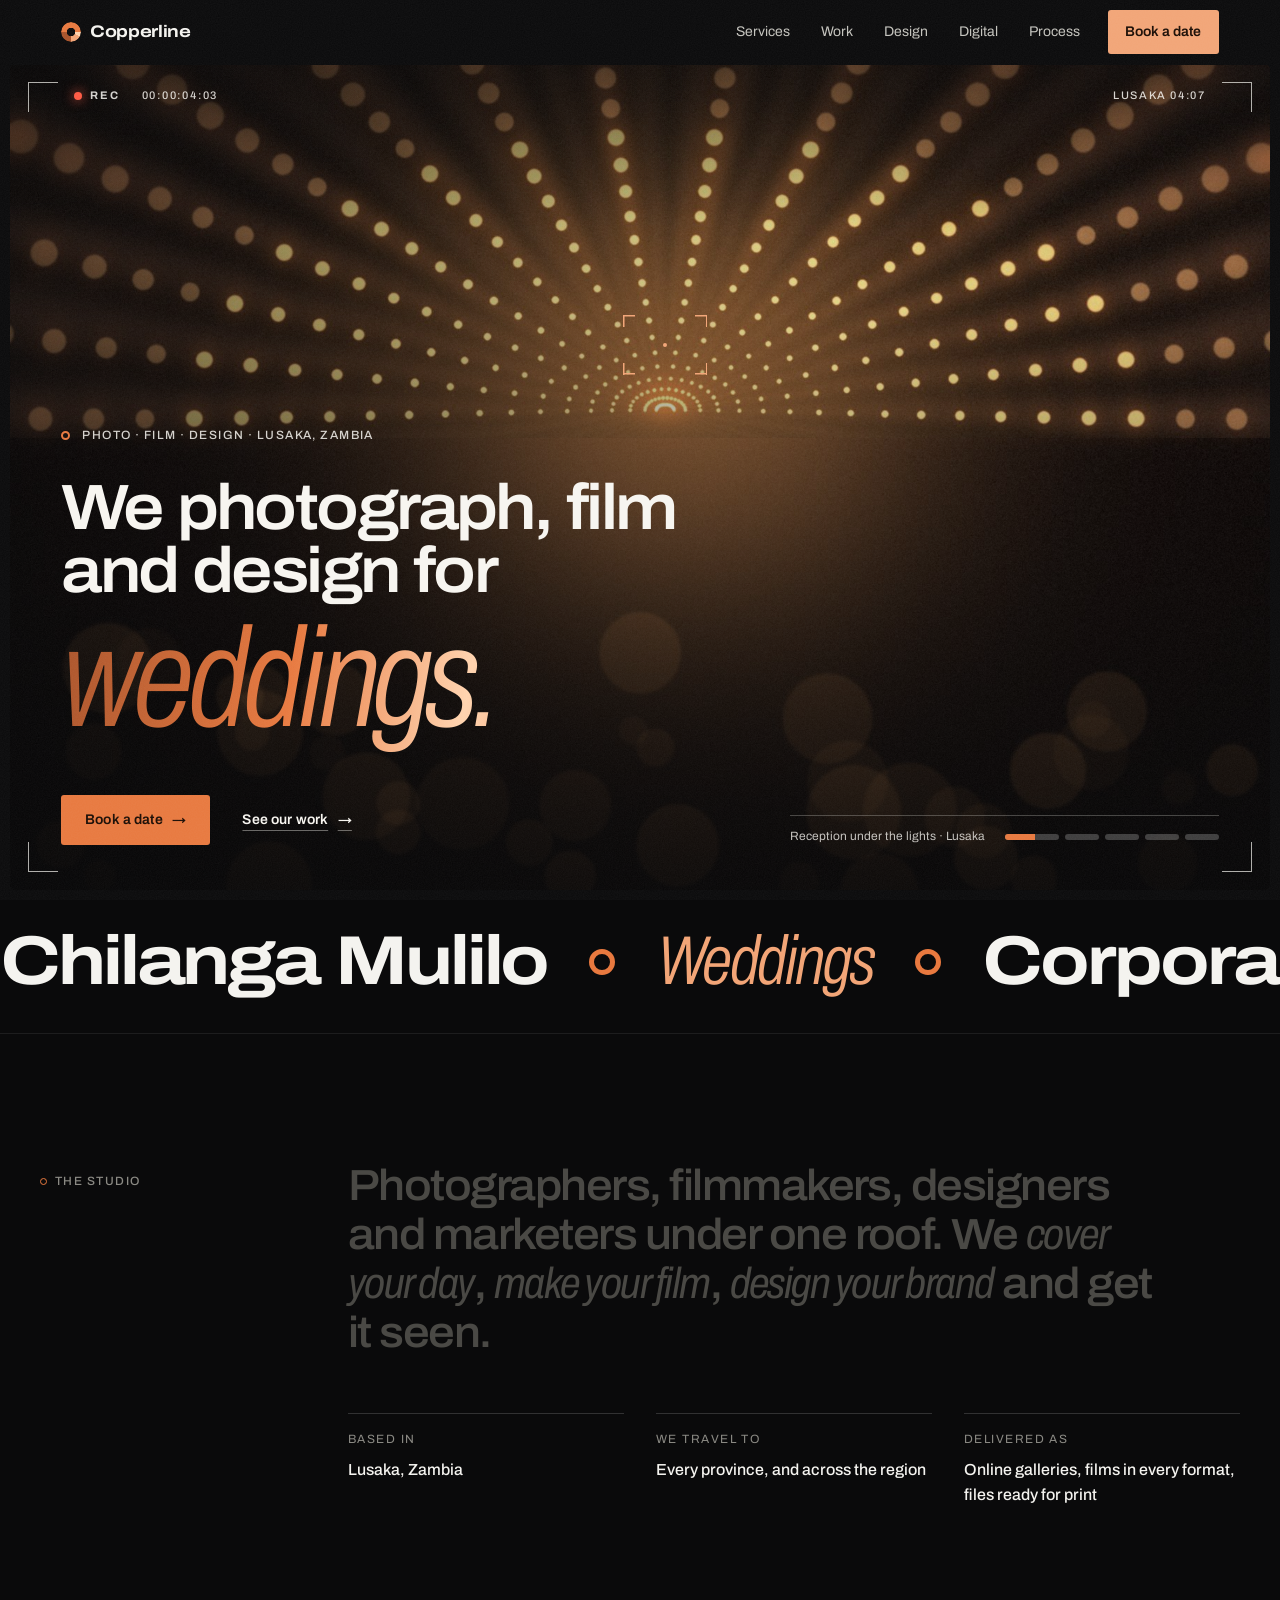
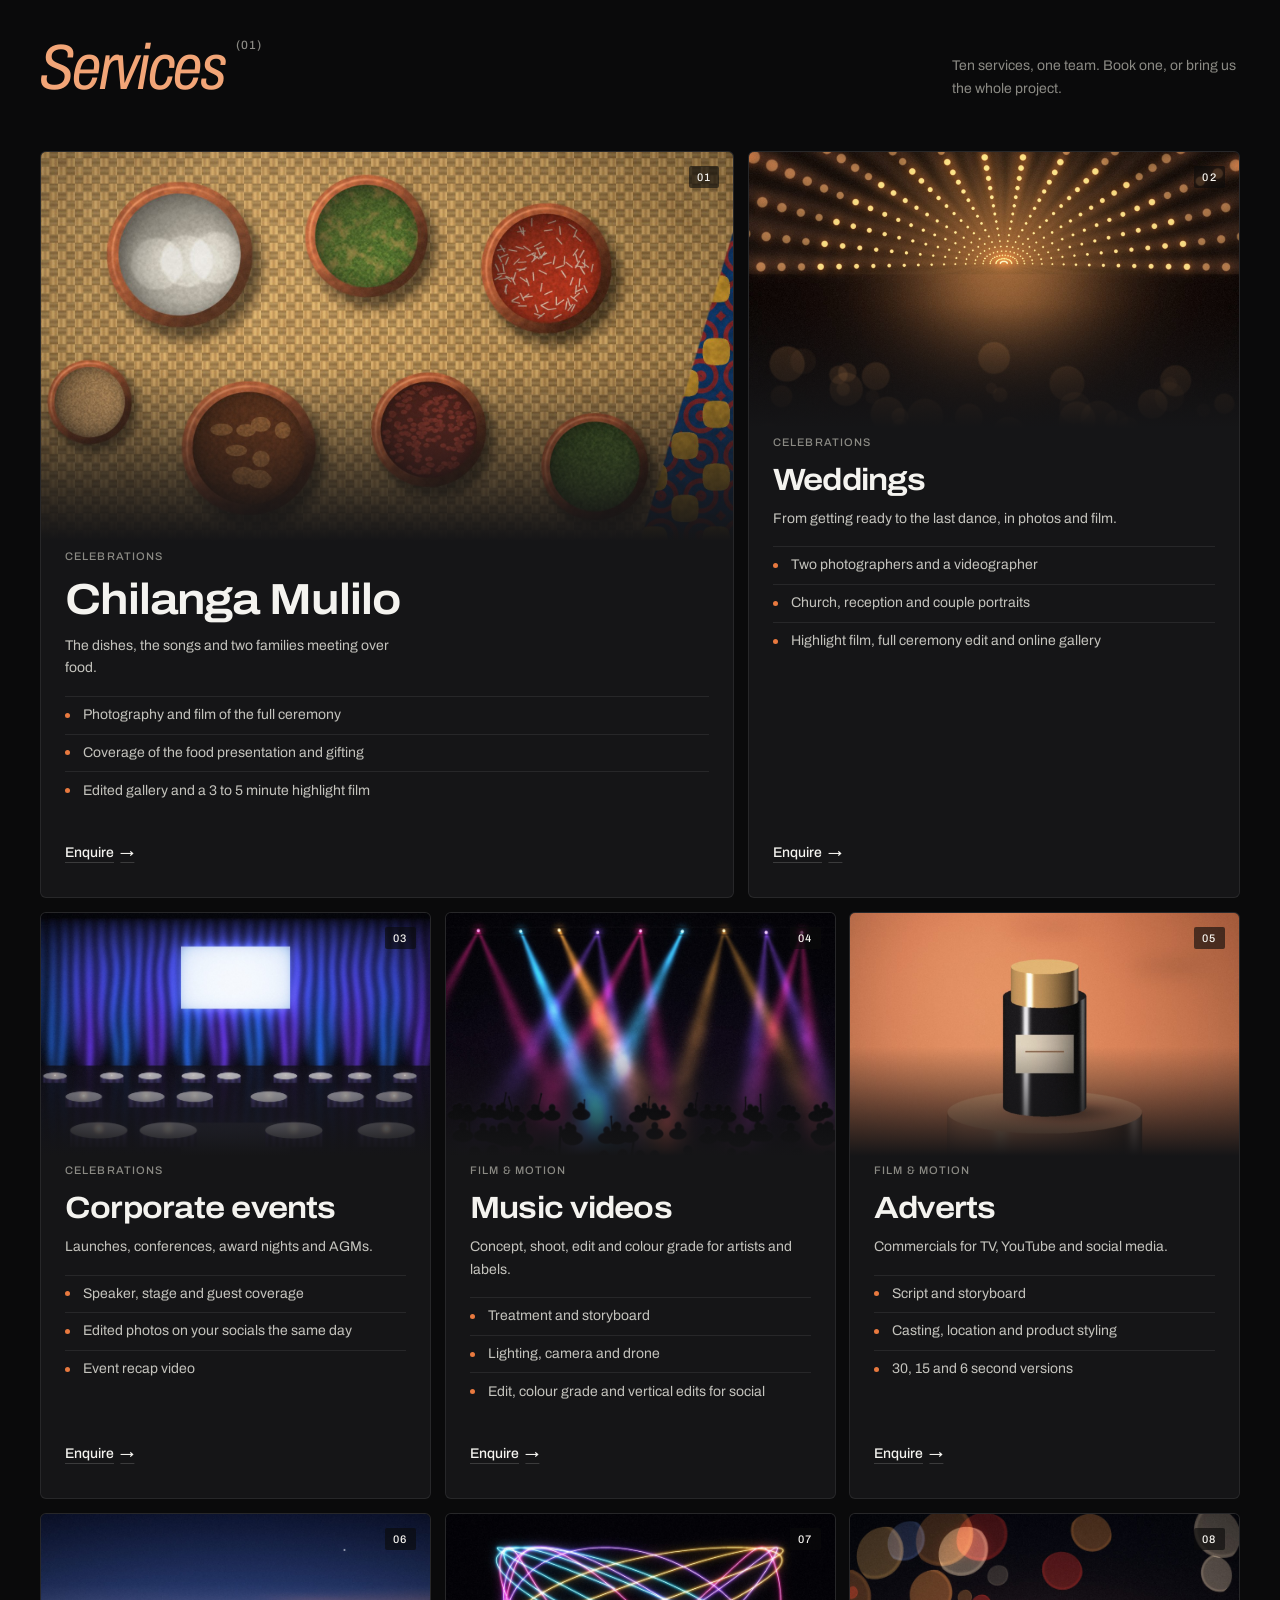
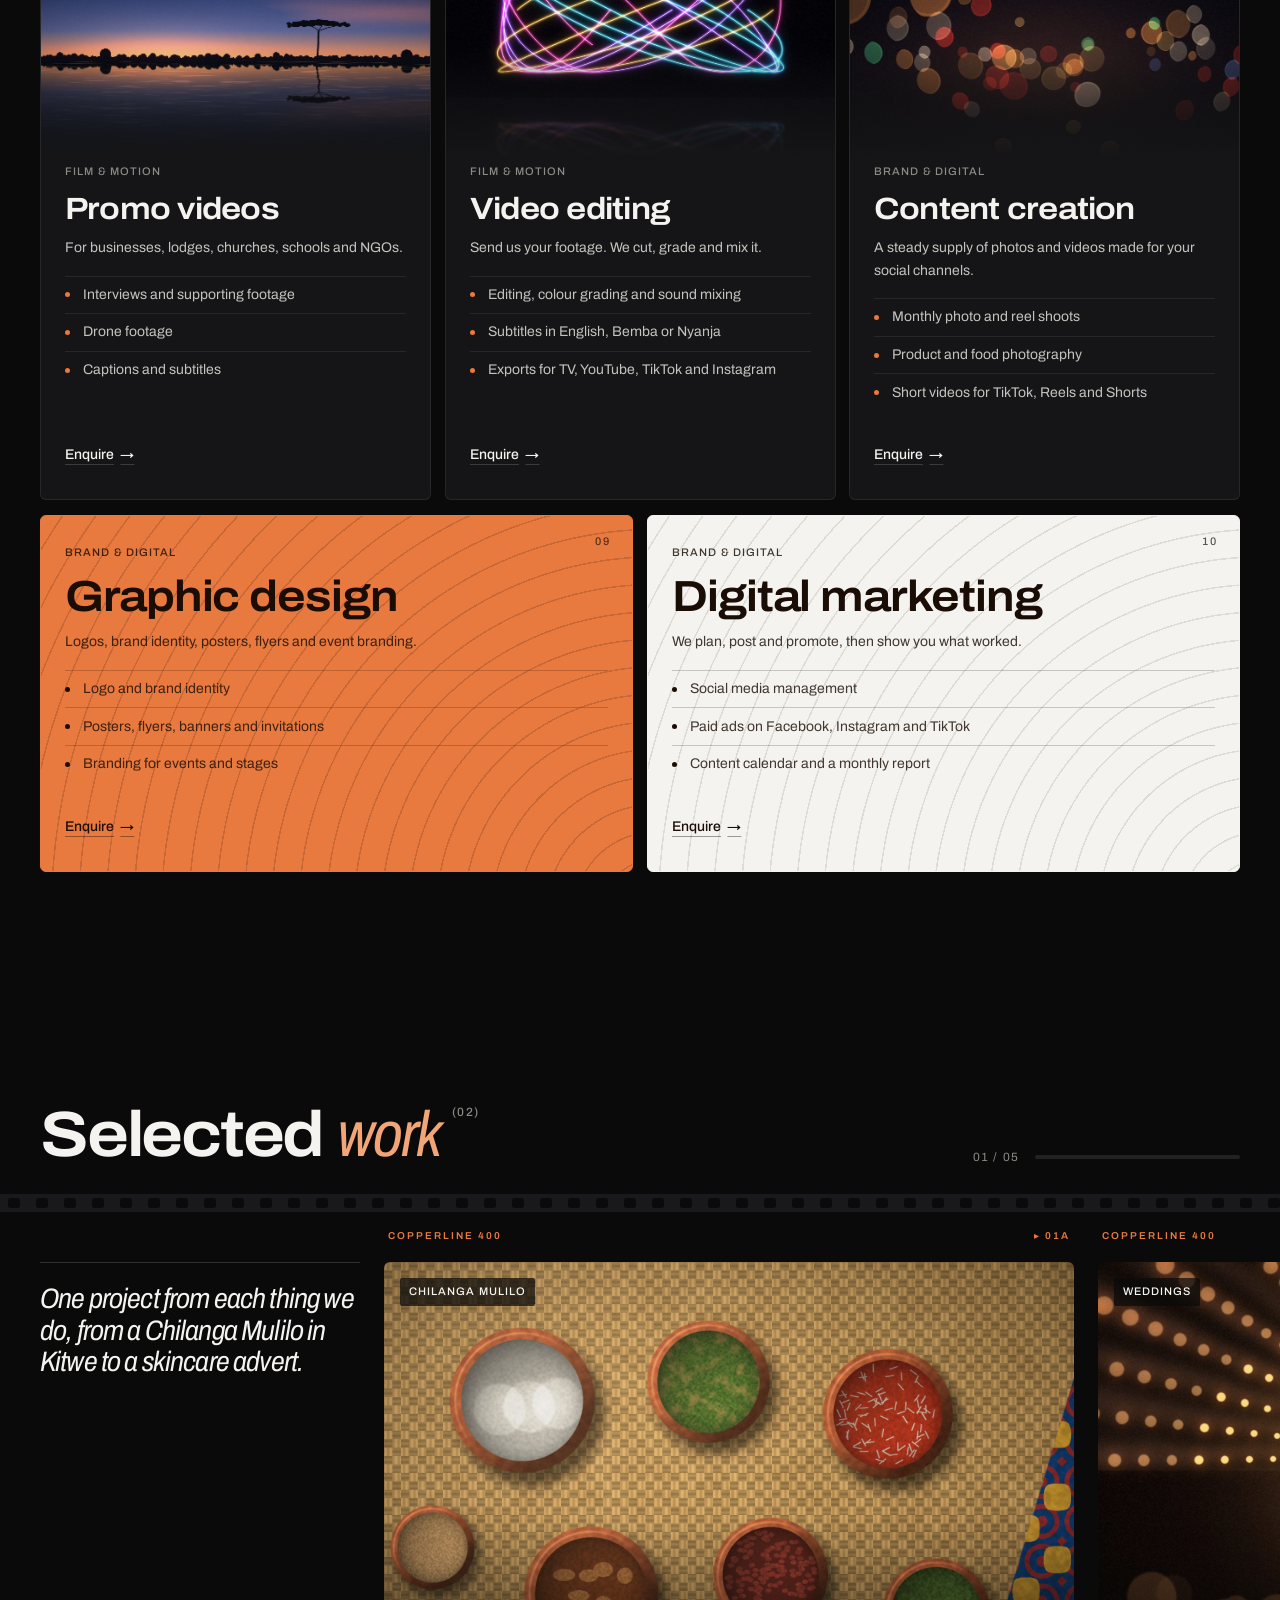
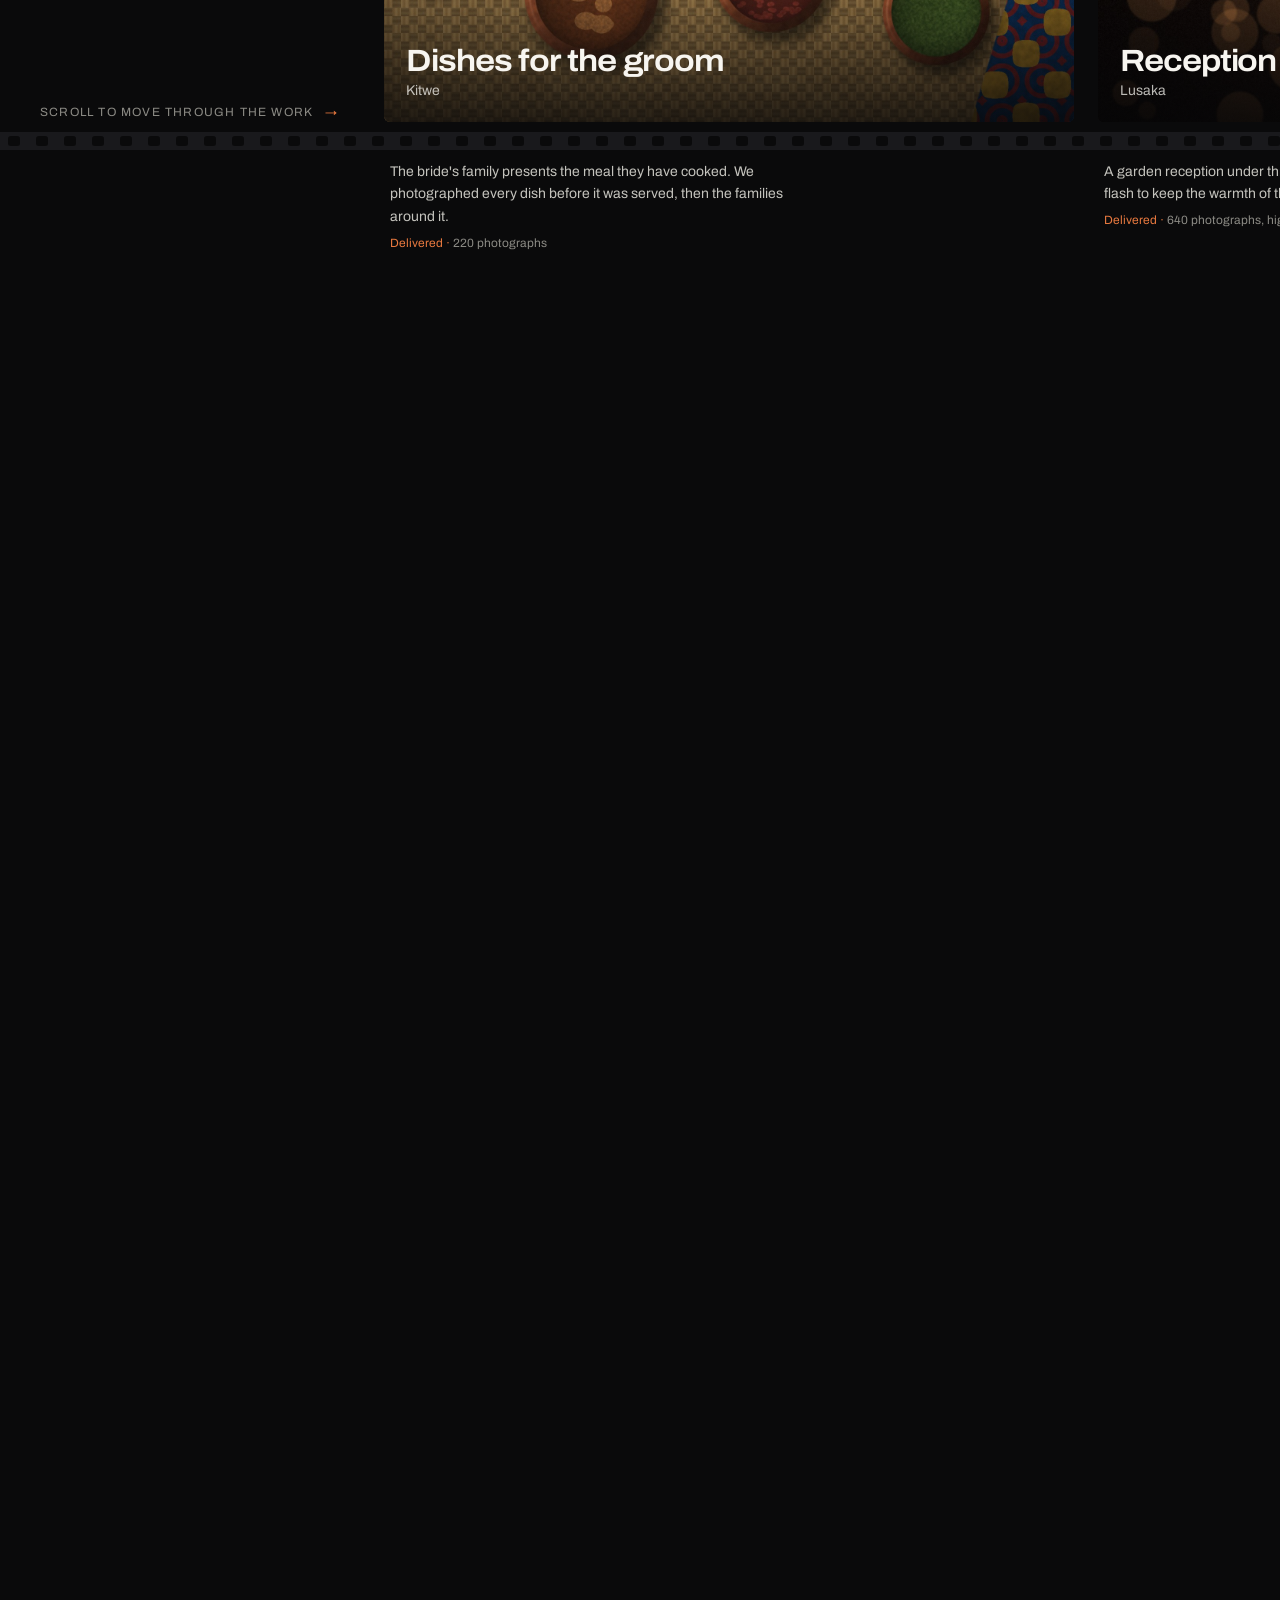
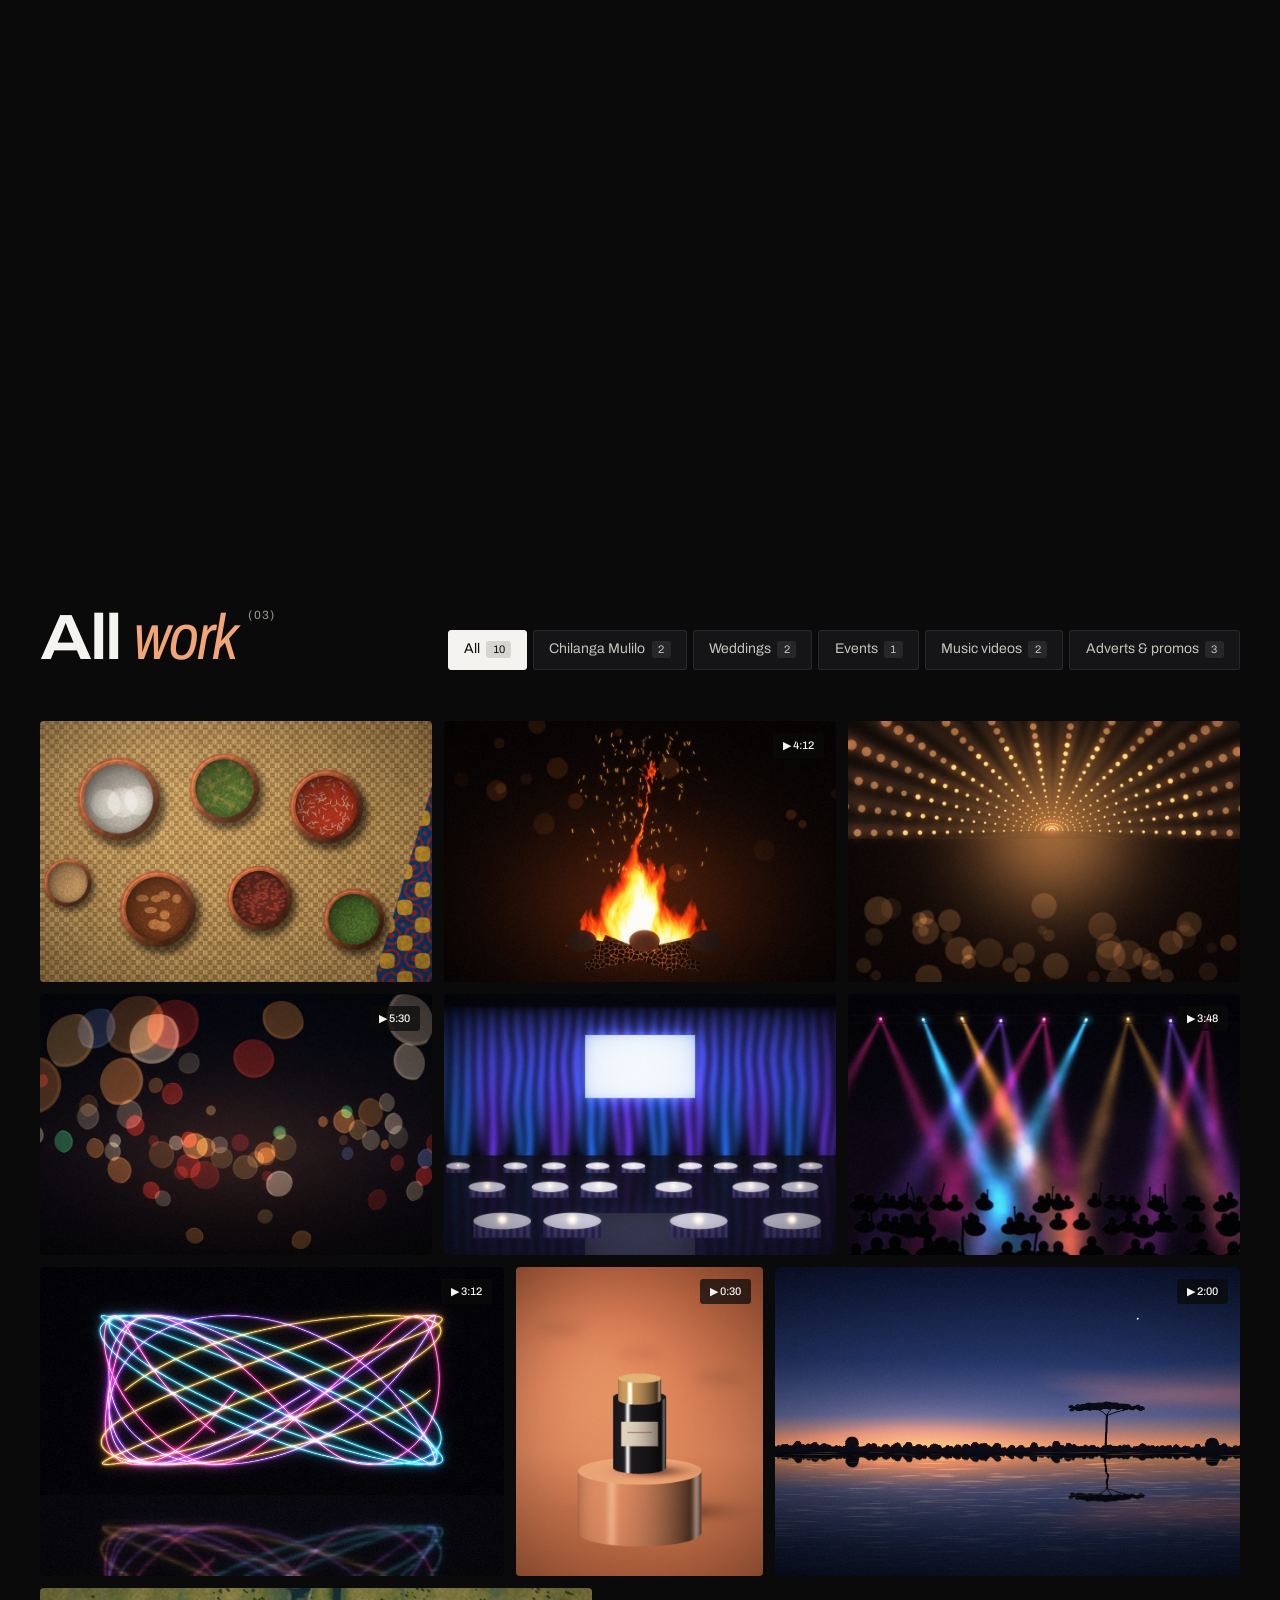
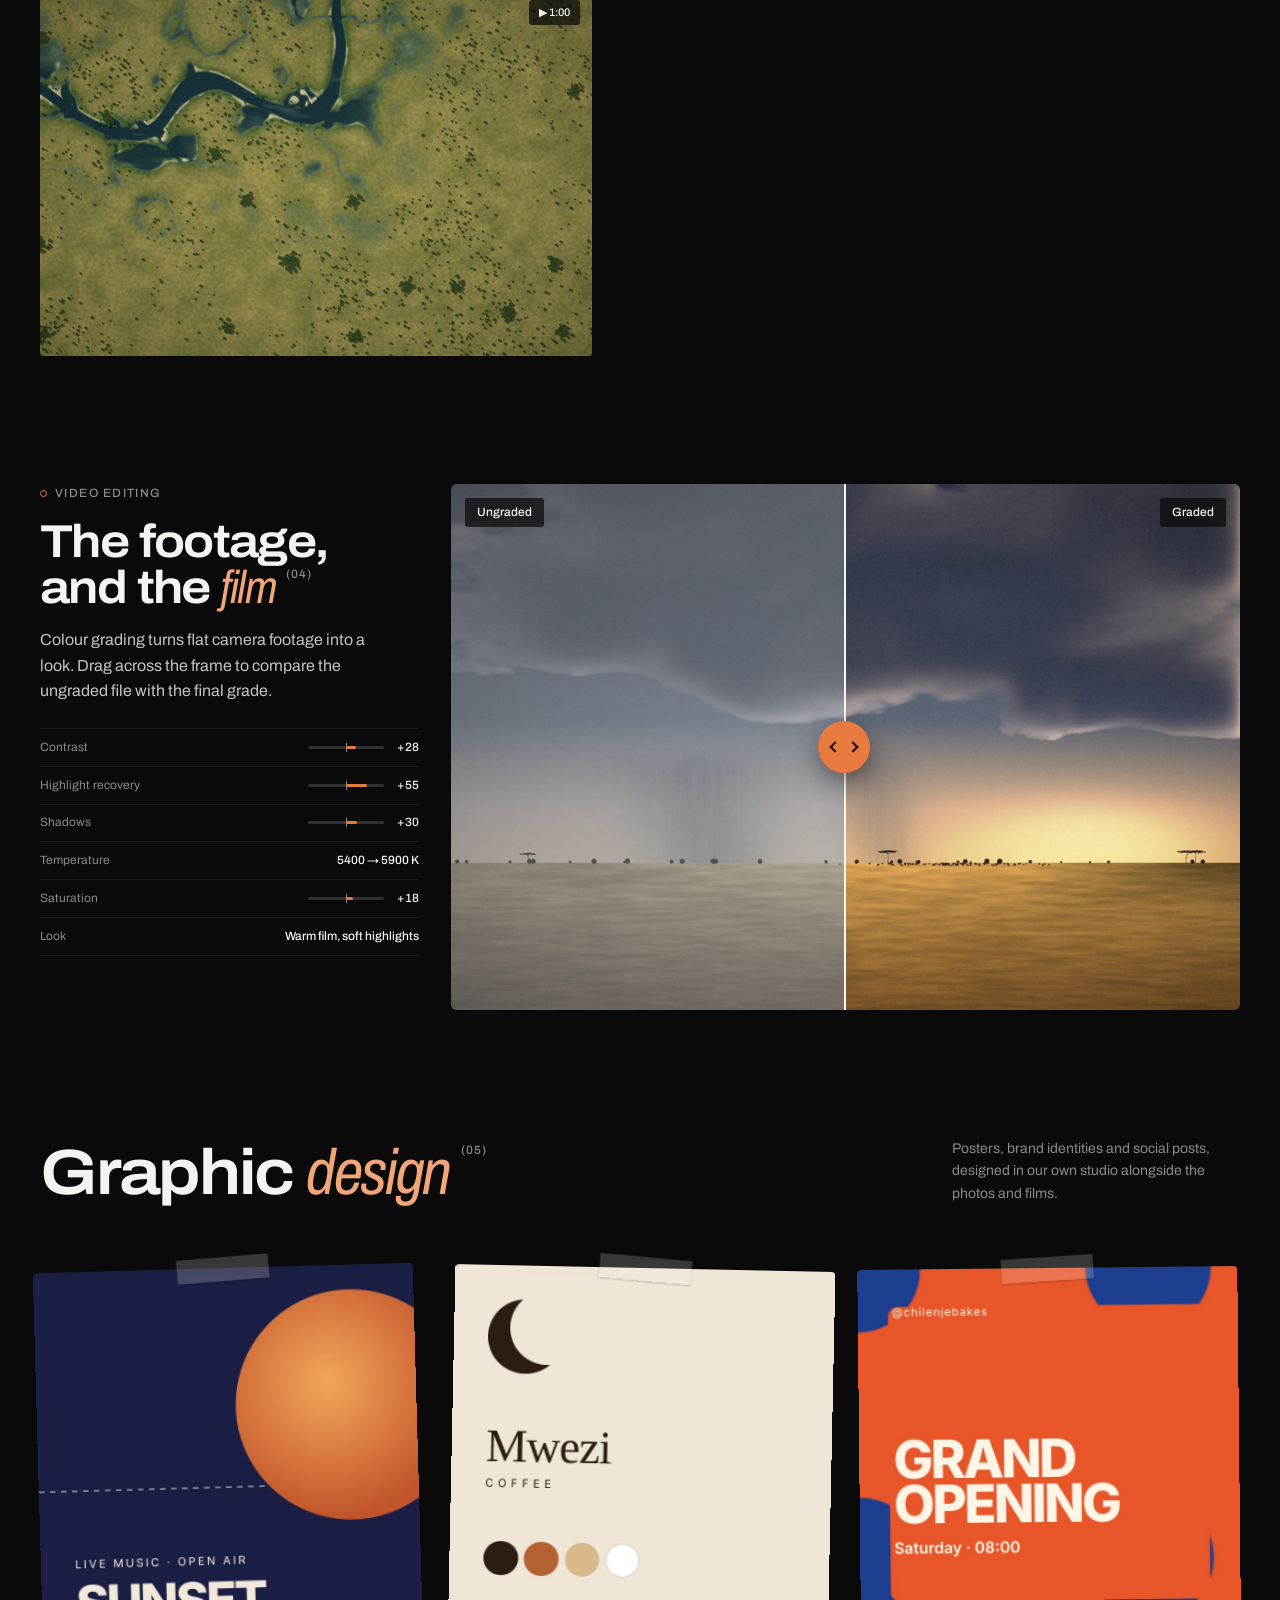
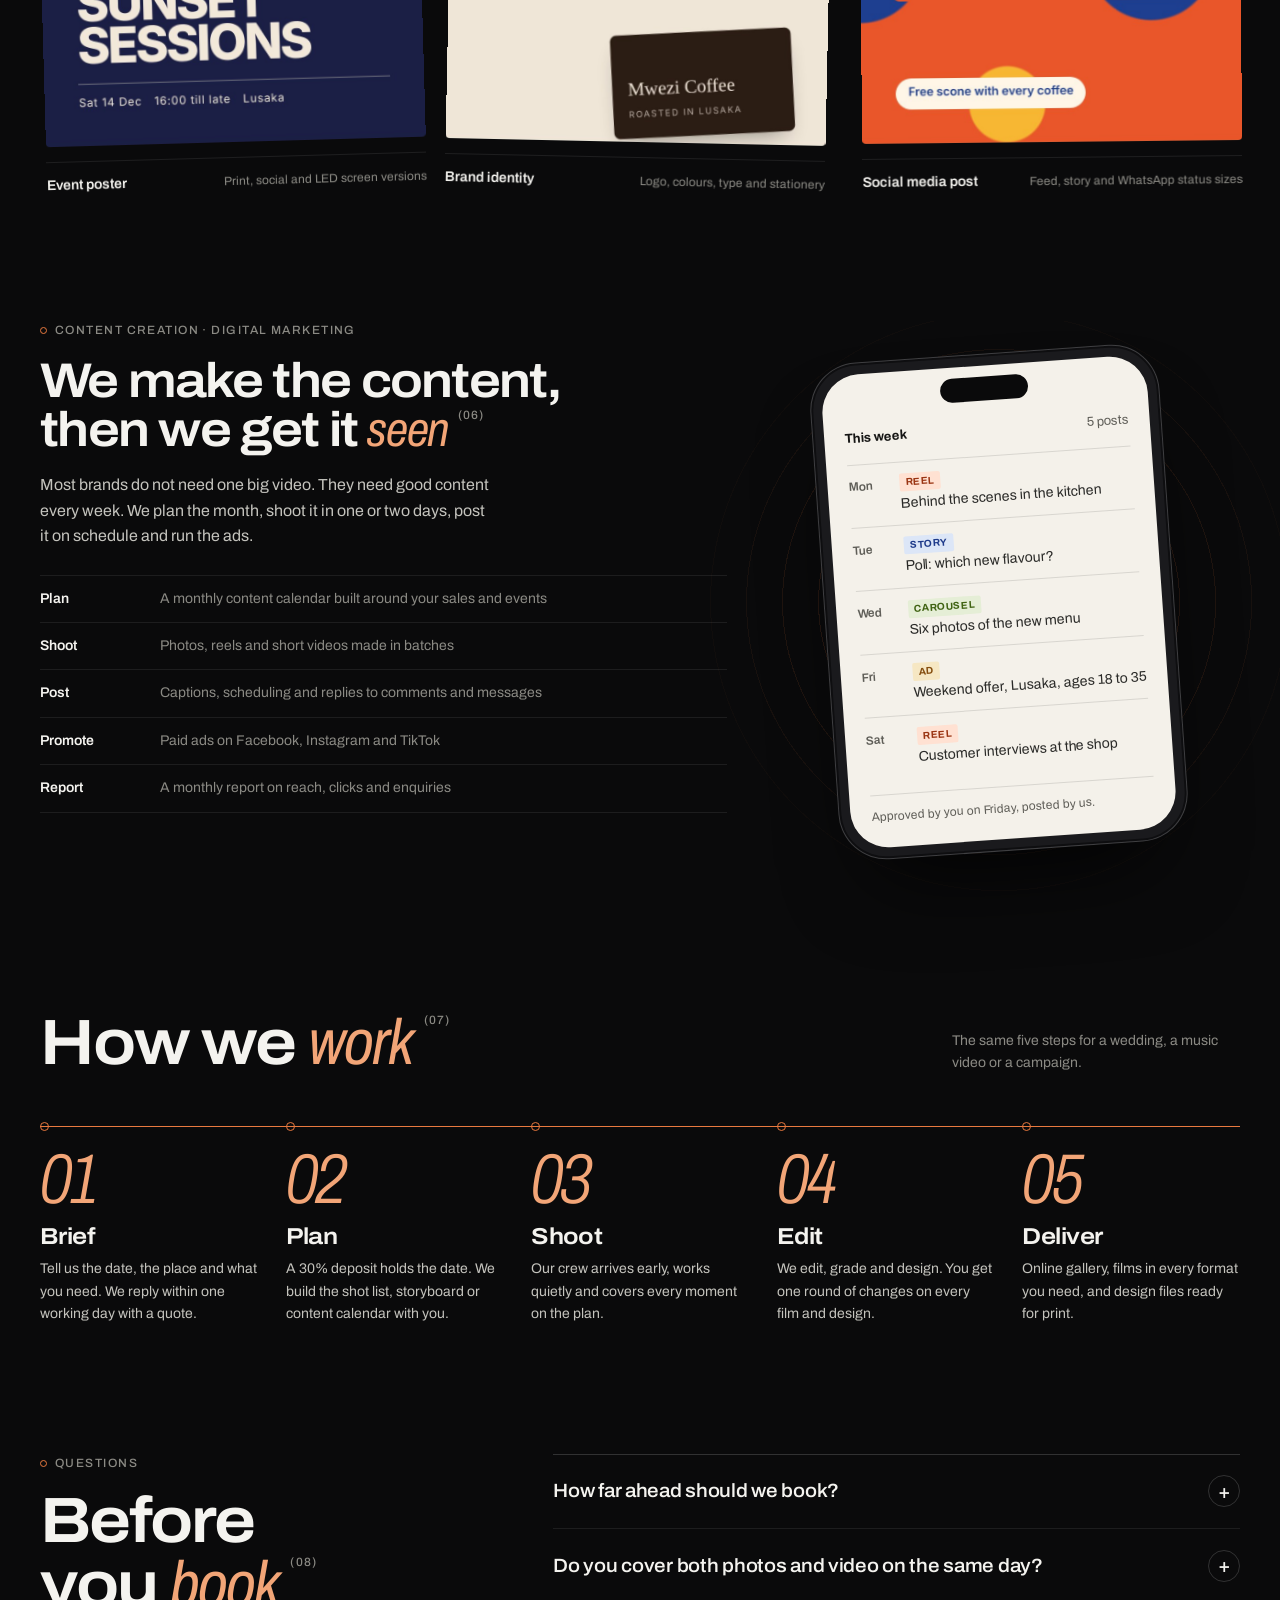
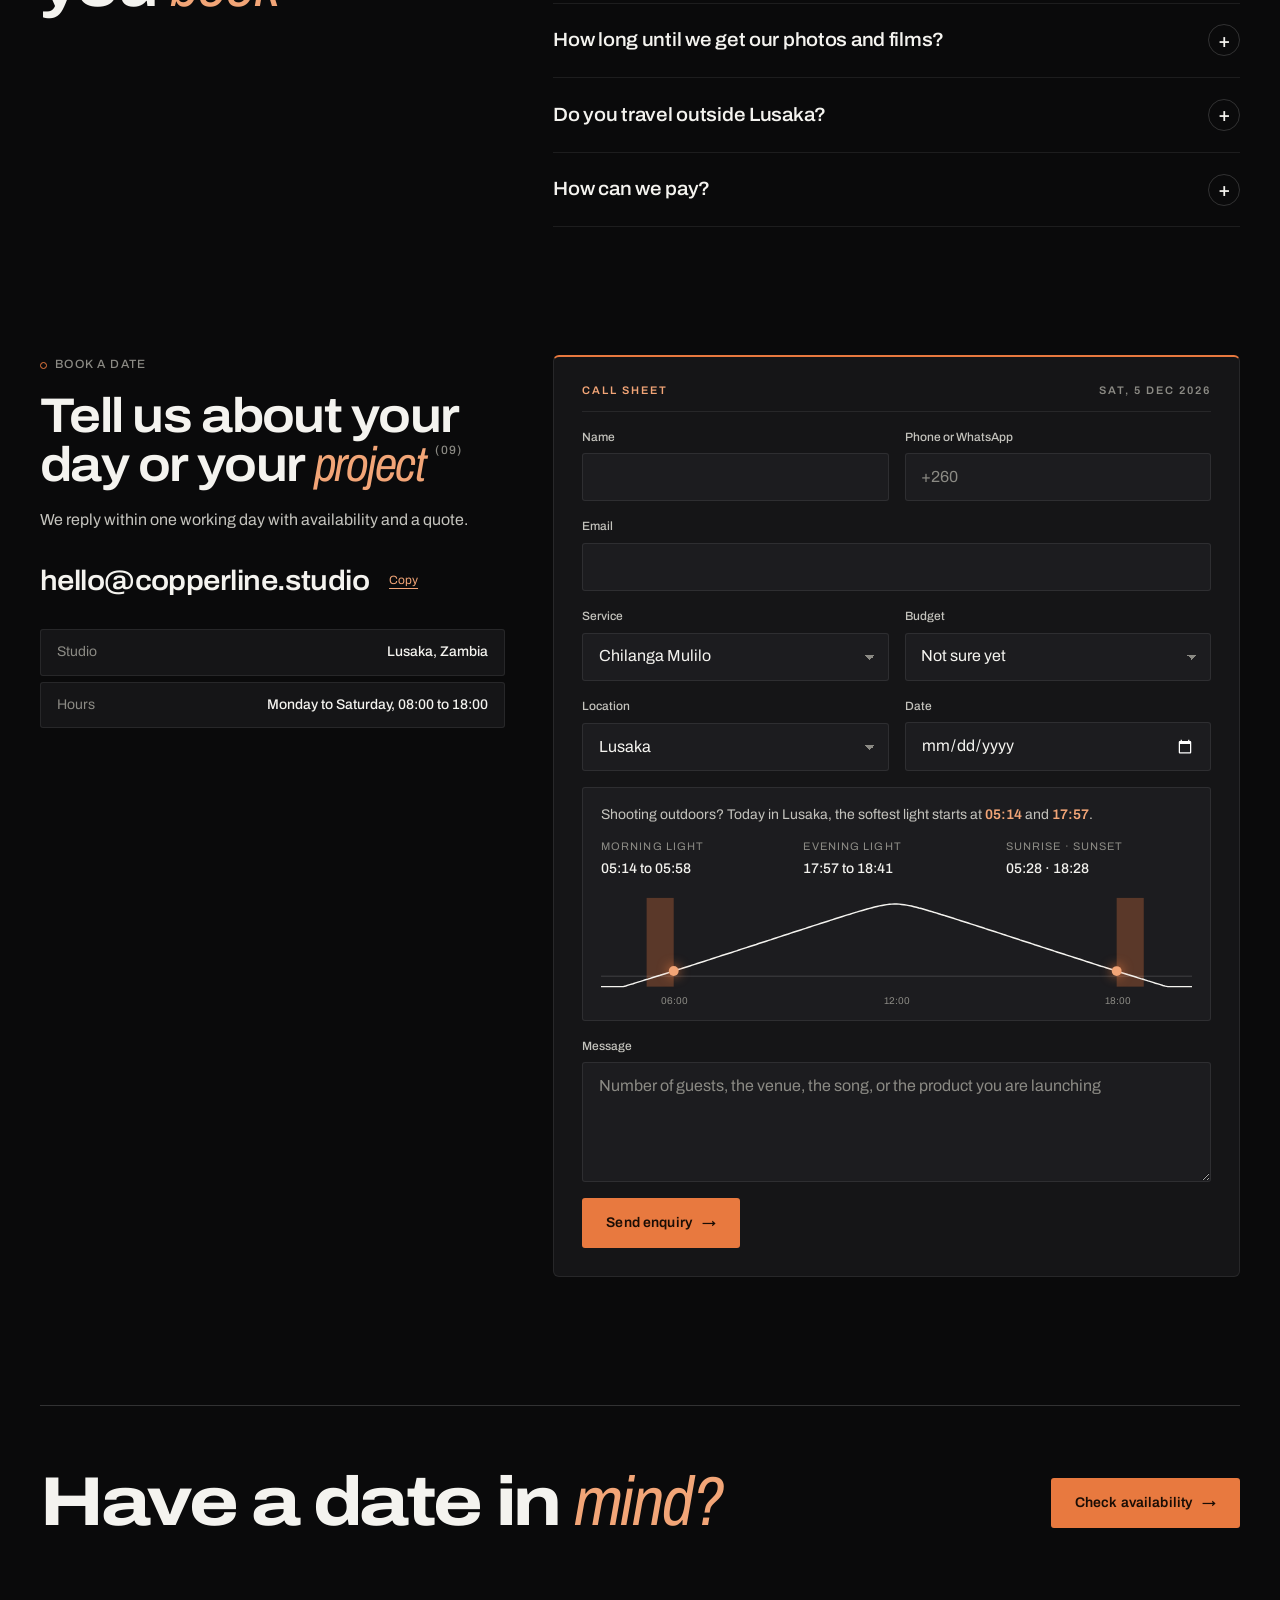
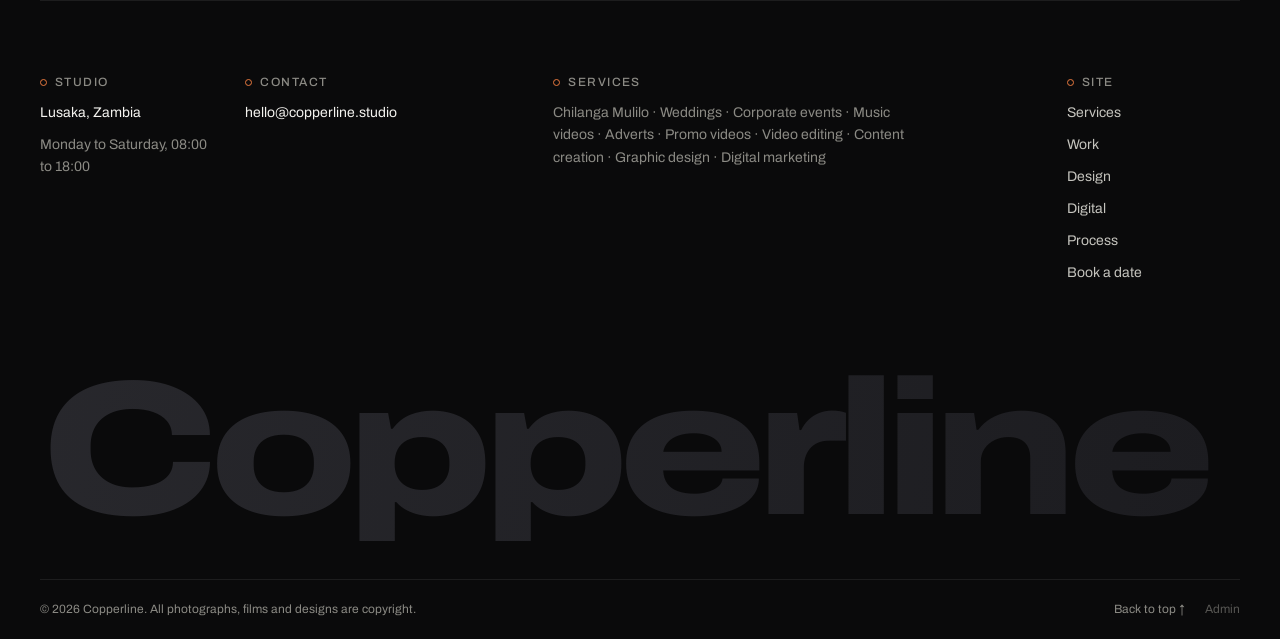
<file: index.html>
<!doctype html>
<html lang="en">
<head>
<meta charset="utf-8">
<meta name="viewport" content="width=device-width, initial-scale=1, viewport-fit=cover">
<title>Copperline Studio</title>
<meta name="claude:viewport-fit-sides" content="cover">
<meta name="description" content="Photography, film and design studio in Lusaka, Zambia.">
<link rel="preconnect" href="https://fonts.googleapis.com">
<link rel="preconnect" href="https://fonts.gstatic.com" crossorigin>
<link rel="stylesheet" href="https://fonts.googleapis.com/css2?family=Archivo:ital,wdth,wght@0,62..125,300..800;1,62..125,300..800&display=swap">
<link rel="stylesheet" href="css/styles.css">
</head>
<body>
<!-- All text and images on this page come from content/content.js, which the admin panel edits. -->

<a class="skip" href="#services">Skip to services</a>

<header class="site-header" id="site-header">
  <div class="header-row nav-pill">
    <a class="wordmark" href="#top" data-c="site.name">Copperline</a>
    <nav class="nav" id="nav" aria-label="Main">
      <a href="#services">Services</a>
      <a href="#work">Work</a>
      <a href="#design" data-show="design">Design</a>
      <a href="#digital" data-show="digital">Digital</a>
      <a href="#process">Process</a>
      <a href="#contact" class="nav-cta" data-c="hero.primaryButton">Book a date</a>
    </nav>
    <button class="menu-btn" id="menu-btn" type="button" aria-expanded="false" aria-controls="nav">Menu</button>
  </div>
</header>

<main id="top">

  <section class="hero" aria-labelledby="hero-title">
    <div class="hero-frame">
      <div class="hero-media" id="hero-media"></div>
      <div class="hero-shade" aria-hidden="true"></div>
      <div class="vf" aria-hidden="true">
        <span class="vf-c tl"></span><span class="vf-c tr"></span><span class="vf-c bl"></span><span class="vf-c br"></span>
        <p class="vf-top"><span class="vf-rec"><i></i>Rec</span><span class="vf-tc" id="vf-tc">00:00:00:00</span><span class="vf-clock" id="vf-clock"></span></p>
        <span class="vf-focus" id="vf-focus"></span>
      </div>
      <div class="hero-content">
        <p class="hero-chip"><span class="dot" aria-hidden="true"></span><span data-c="hero.kicker"></span></p>
        <h1 class="hero-title" id="hero-title">
          <span class="visually-hidden" id="hero-title-text"></span>
          <span aria-hidden="true">
            <span class="ln"><span data-c="hero.line1"></span></span>
            <span class="ln"><span data-c="hero.line2"></span></span>
            <span class="ln ln-word"><span class="hero-word" id="hero-word"></span></span>
          </span>
        </h1>
        <div class="hero-foot">
          <div class="hero-actions">
            <a class="btn btn-light" href="#contact" data-c="hero.primaryButton"></a>
            <a class="btn btn-ghost" href="#work" data-c="hero.secondaryButton"></a>
          </div>
          <div class="hero-caption">
            <p class="hero-caption-text" id="hero-caption" aria-live="polite"></p>
            <div class="hero-pager" id="hero-pager" role="group" aria-label="Choose a slide"></div>
          </div>
        </div>
      </div>
    </div>
  </section>

  <div class="band" aria-hidden="true"><div class="band-track" id="band-track"></div></div>

  <section class="statement" aria-labelledby="statement-title">
    <div class="wrap statement-grid">
      <p class="label" id="statement-title" data-c="statement.label" data-reveal></p>
      <div class="statement-body">
        <p class="statement-text" id="statement-text"></p>
        <dl class="facts" id="facts" data-reveal="kids"></dl>
      </div>
    </div>
  </section>

  <section class="services" id="services" aria-labelledby="services-title">
    <div class="wrap">
      <header class="section-head" data-reveal>
        <h2 id="services-title" data-c="services.title"></h2>
        <p class="section-aside" data-c="services.intro"></p>
      </header>
      <div class="bento" id="svc-bento" data-reveal="kids"></div>
    </div>
  </section>

  <section class="hs" id="work" aria-labelledby="work-title">
    <div class="hs-sticky">
      <div class="hs-head wrap" data-reveal>
        <h2 id="work-title" data-c="work.featuredTitle"></h2>
        <div class="hs-progress" aria-hidden="true">
          <span class="hs-count" id="hs-count">01 / 01</span>
          <span class="hs-bar"><i id="hs-bar"></i></span>
        </div>
      </div>
      <div class="hs-viewport" id="hs-viewport">
        <div class="hs-track" id="hs-track"></div>
      </div>
    </div>
  </section>

  <section class="index-section" aria-labelledby="all-title">
    <div class="wrap">
      <header class="section-head" data-reveal>
        <h2 id="all-title" data-c="work.allTitle"></h2>
        <div class="tabs" id="tabs" role="group" aria-label="Show work from"></div>
      </header>
      <div class="justified" id="justified"></div>
    </div>
  </section>

  <section class="process" id="editing" aria-labelledby="grade-title" data-show="editing">
    <div class="wrap process-grid">
      <div class="process-text" data-reveal>
        <p class="label" data-c="editing.label"></p>
        <h2 id="grade-title" data-c="editing.title"></h2>
        <p data-c="editing.text"></p>
        <dl class="adjust" id="adjust"></dl>
      </div>
      <figure class="compare" id="compare" style="--pos: 50%" data-reveal>
        <img id="compare-final" alt="Finished frame">
        <div class="compare-raw"><img id="compare-raw" alt="Unedited frame"></div>
        <span class="compare-tag tag-raw" data-c="editing.beforeLabel"></span>
        <span class="compare-tag tag-final" data-c="editing.afterLabel"></span>
        <span class="compare-line" aria-hidden="true"><span class="compare-knob"></span></span>
        <label class="visually-hidden" for="compare-range">Divider position between the unedited and finished frame</label>
        <input class="compare-range" id="compare-range" type="range" min="0" max="100" value="50">
      </figure>
    </div>
  </section>

  <section class="design" id="design" aria-labelledby="design-title" data-show="design">
    <div class="wrap">
      <header class="section-head" data-reveal>
        <h2 id="design-title" data-c="design.title"></h2>
        <p class="section-aside" data-c="design.intro"></p>
      </header>
      <div class="design-grid" id="design-grid" data-reveal="kids"></div>
    </div>
  </section>

  <section class="digital" id="digital" aria-labelledby="digital-title" data-show="digital">
    <div class="wrap digital-grid">
      <div class="digital-text" data-reveal>
        <p class="label" data-c="digital.label"></p>
        <h2 id="digital-title" data-c="digital.title"></h2>
        <p data-c="digital.text"></p>
        <ul class="ticks" id="ticks"></ul>
      </div>
      <div class="phone-stage" data-reveal>
        <div class="phone" role="img" aria-label="Example content calendar for one week">
          <div class="phone-screen">
            <p class="phone-top"><span data-c="digital.calendarTitle"></span><span id="cal-count"></span></p>
            <ul class="cal" id="cal"></ul>
            <p class="phone-foot" data-c="digital.calendarNote"></p>
          </div>
        </div>
      </div>
    </div>
  </section>

  <section class="steps-section" id="process" aria-labelledby="process-title">
    <div class="wrap">
      <header class="section-head" data-reveal>
        <h2 id="process-title" data-c="process.title"></h2>
        <p class="section-aside" data-c="process.intro"></p>
      </header>
      <ol class="steps" id="steps" data-reveal="kids"></ol>
    </div>
  </section>

  <section class="faq" aria-labelledby="faq-title">
    <div class="wrap faq-grid">
      <div class="faq-head" data-reveal>
        <p class="label" data-c="faq.label"></p>
        <h2 id="faq-title" data-c="faq.title"></h2>
      </div>
      <div class="faq-list" id="faq-list" data-reveal="kids"></div>
    </div>
  </section>

  <section class="contact" id="contact" aria-labelledby="contact-title">
    <div class="wrap contact-grid">
      <div class="contact-intro" data-reveal>
        <p class="label" data-c="contact.label"></p>
        <h2 id="contact-title" data-c="contact.title"></h2>
        <p data-c="contact.text"></p>
        <div class="contact-line">
          <span class="contact-email" id="contact-email" data-c="site.email"></span>
          <button class="text-btn" id="copy-email" type="button">Copy</button>
        </div>
        <ul class="contact-list" id="contact-list"></ul>
      </div>

      <form class="form" id="form" novalidate data-reveal>
        <p class="form-top" aria-hidden="true"><span>Call sheet</span><span id="form-today"></span></p>
        <div class="hp" aria-hidden="true"><label for="f-company">Company</label><input id="f-company" name="company" type="text" tabindex="-1" autocomplete="off"></div>
        <div class="row-2">
          <div class="field">
            <label for="f-name">Name</label>
            <input id="f-name" name="name" type="text" autocomplete="name" required>
            <p class="err" id="f-name-err"></p>
          </div>
          <div class="field">
            <label for="f-phone">Phone or WhatsApp</label>
            <input id="f-phone" name="phone" type="tel" autocomplete="tel" placeholder="+260">
            <p class="err" id="f-phone-err"></p>
          </div>
        </div>
        <div class="field">
          <label for="f-email">Email</label>
          <input id="f-email" name="email" type="email" autocomplete="email" required>
          <p class="err" id="f-email-err"></p>
        </div>
        <div class="row-2">
          <div class="field">
            <label for="f-type">Service</label>
            <select id="f-type" name="service"></select>
          </div>
          <div class="field">
            <label for="f-budget">Budget</label>
            <select id="f-budget" name="budget"></select>
          </div>
        </div>
        <div class="row-2">
          <div class="field">
            <label for="f-place">Location</label>
            <select id="f-place" name="location"></select>
          </div>
          <div class="field">
            <label for="f-date">Date</label>
            <input id="f-date" name="date" type="date">
            <p class="err" id="f-date-err"></p>
          </div>
        </div>
        <div class="light-note" id="light-note" aria-live="polite">
          <p class="light-head" id="light-head"></p>
          <dl class="light-times">
            <div><dt>Morning light</dt><dd id="light-am"></dd></div>
            <div><dt>Evening light</dt><dd id="light-pm"></dd></div>
            <div><dt>Sunrise · sunset</dt><dd id="light-sun"></dd></div>
          </dl>
          <svg class="light-arc" id="light-arc" viewBox="0 0 600 120" role="img" aria-label="Height of the sun through the day"></svg>
        </div>
        <div class="field">
          <label for="f-msg">Message</label>
          <textarea id="f-msg" name="message" rows="4" placeholder="Number of guests, the venue, the song, or the product you are launching"></textarea>
        </div>
        <div class="form-foot">
          <button class="btn btn-dark" type="submit" id="f-submit">Send enquiry</button>
          <p class="form-status" id="form-status" role="status" tabindex="-1"></p>
        </div>
      </form>
    </div>
  </section>

</main>

<footer class="site-footer">
  <div class="wrap">
    <div class="footer-cta" data-reveal>
      <p class="footer-lede" data-c="footer.ctaTitle"></p>
      <a class="btn btn-dark" href="#contact" data-c="footer.ctaButton"></a>
    </div>
    <div class="footer-grid">
      <div class="footer-col">
        <p class="label">Studio</p>
        <p data-c="site.location"></p>
        <p class="footer-muted" data-c="site.hours"></p>
      </div>
      <div class="footer-col">
        <p class="label">Contact</p>
        <p data-c="site.email"></p>
        <p class="footer-muted" id="footer-phone"></p>
        <div class="socials" id="socials"></div>
      </div>
      <div class="footer-col footer-svc">
        <p class="label">Services</p>
        <p class="footer-muted" id="footer-svc"></p>
      </div>
      <nav class="footer-col footer-nav" aria-label="Footer">
        <p class="label">Site</p>
        <a href="#services">Services</a><a href="#work">Work</a><a href="#design" data-show="design">Design</a><a href="#digital" data-show="digital">Digital</a><a href="#process">Process</a><a href="#contact">Book a date</a>
      </nav>
    </div>
    <p class="footer-mark" id="footer-mark" aria-hidden="true"><span data-c="site.name"></span></p>
    <div class="footer-base">
      <p>© <span id="year">2026</span> <span data-c="site.name"></span>. <span data-c="footer.copyright"></span></p>
      <p class="footer-links"><a href="#top">Back to top ↑</a><a href="#admin" class="admin-link">Admin</a></p>
    </div>
  </div>
</footer>

<div class="viewer" id="viewer" role="dialog" aria-modal="true" aria-labelledby="v-title" hidden>
  <div class="viewer-top">
    <p class="viewer-count" id="v-count"></p>
    <button class="viewer-btn" id="v-info" type="button" aria-pressed="false">Details</button>
    <button class="viewer-btn" id="v-close" type="button" aria-label="Close viewer">Close</button>
  </div>
  <div class="viewer-stage" id="v-stage">
    <img id="v-img" alt="">
    <button class="viewer-arrow prev" id="v-prev" type="button" aria-label="Previous project"><svg viewBox="0 0 24 24" aria-hidden="true"><path d="M15 4l-8 8 8 8"/></svg></button>
    <button class="viewer-arrow next" id="v-next" type="button" aria-label="Next project"><svg viewBox="0 0 24 24" aria-hidden="true"><path d="M9 4l8 8-8 8"/></svg></button>
  </div>
  <div class="viewer-bottom">
    <div class="viewer-title">
      <h2 id="v-title"></h2>
      <p id="v-place"></p>
    </div>
    <a class="viewer-watch" id="v-watch" href="#" target="_blank" rel="noopener" hidden>Watch the film ↗</a>
  </div>
  <aside class="viewer-details" id="v-details" hidden>
    <p class="viewer-series" id="v-series"></p>
    <p class="viewer-note" id="v-note"></p>
    <dl class="viewer-dl" id="v-dl"></dl>
  </aside>
</div>

<div class="grain" aria-hidden="true"></div>
<div class="cursor" id="cursor" aria-hidden="true"><span id="cursor-text">View</span></div>

<script src="content/content.js"></script>
<script src="js/main.js"></script>
</body>
</html>
</file>
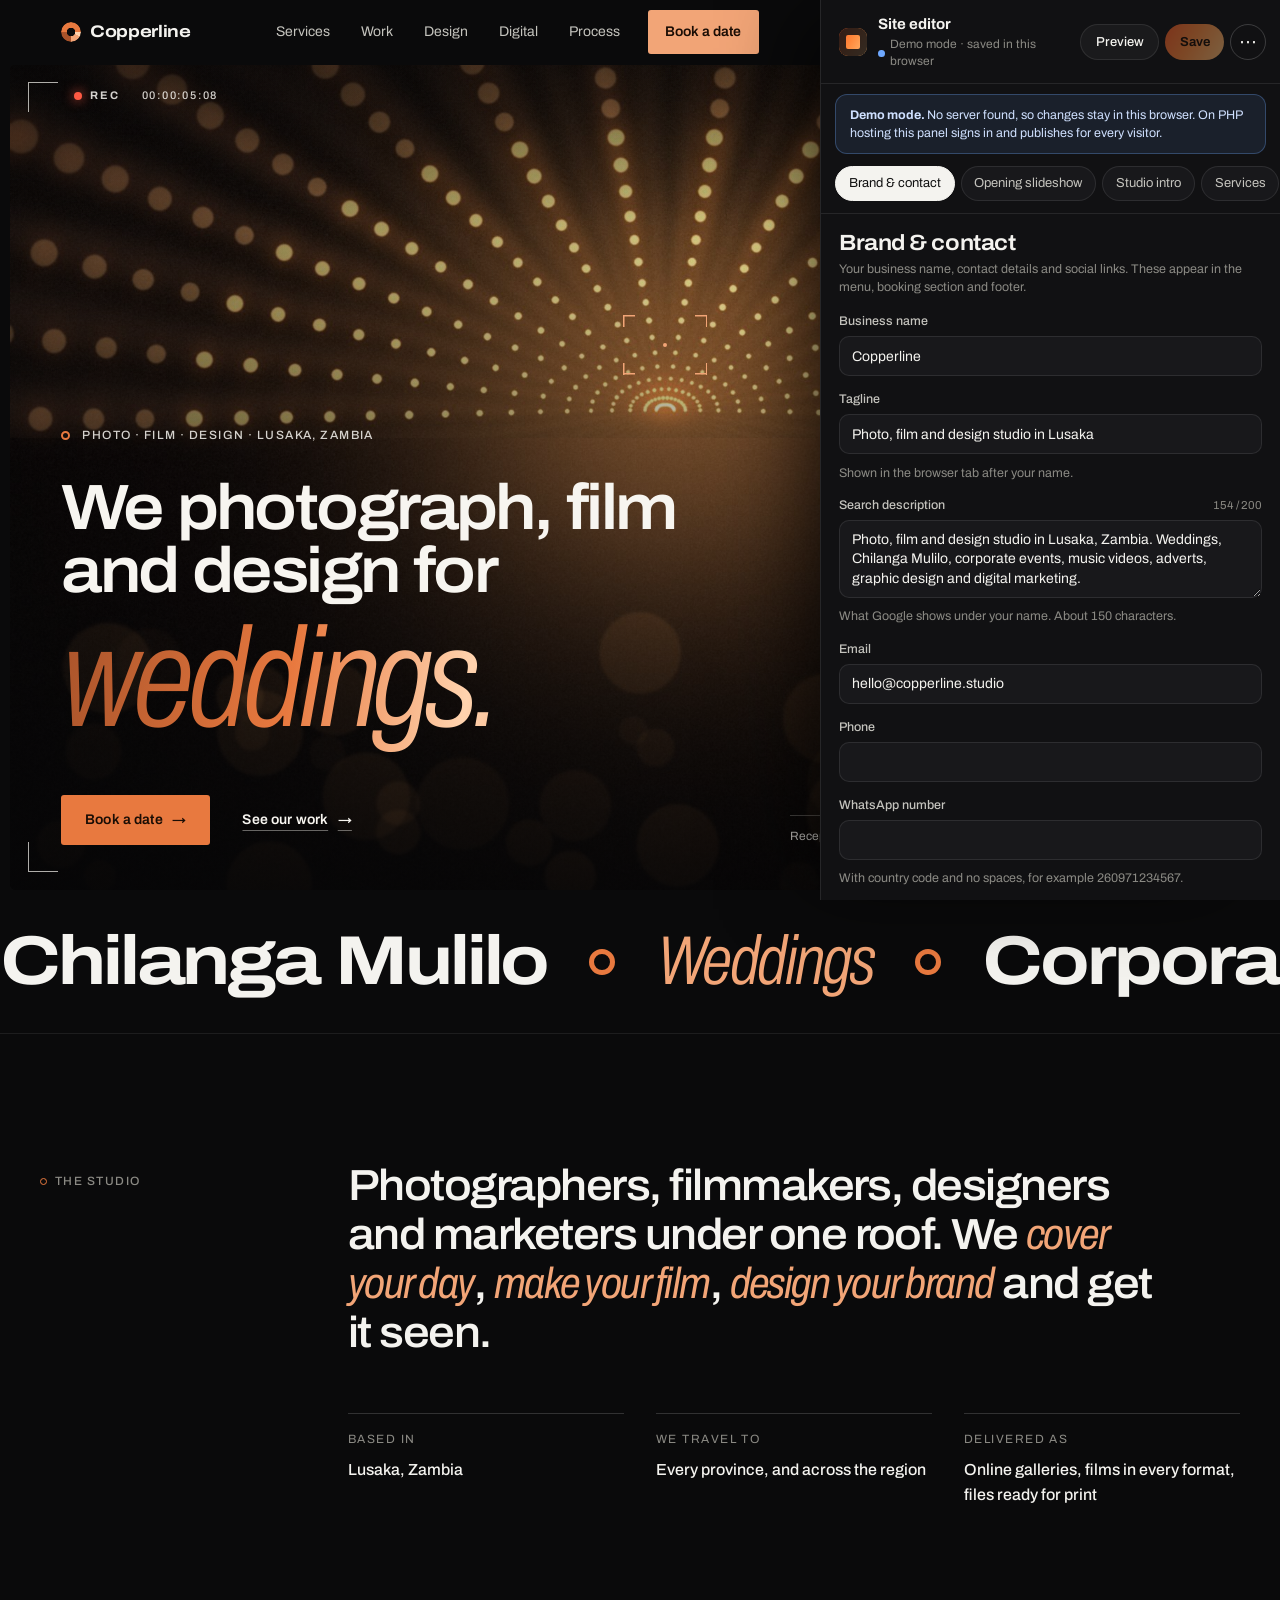
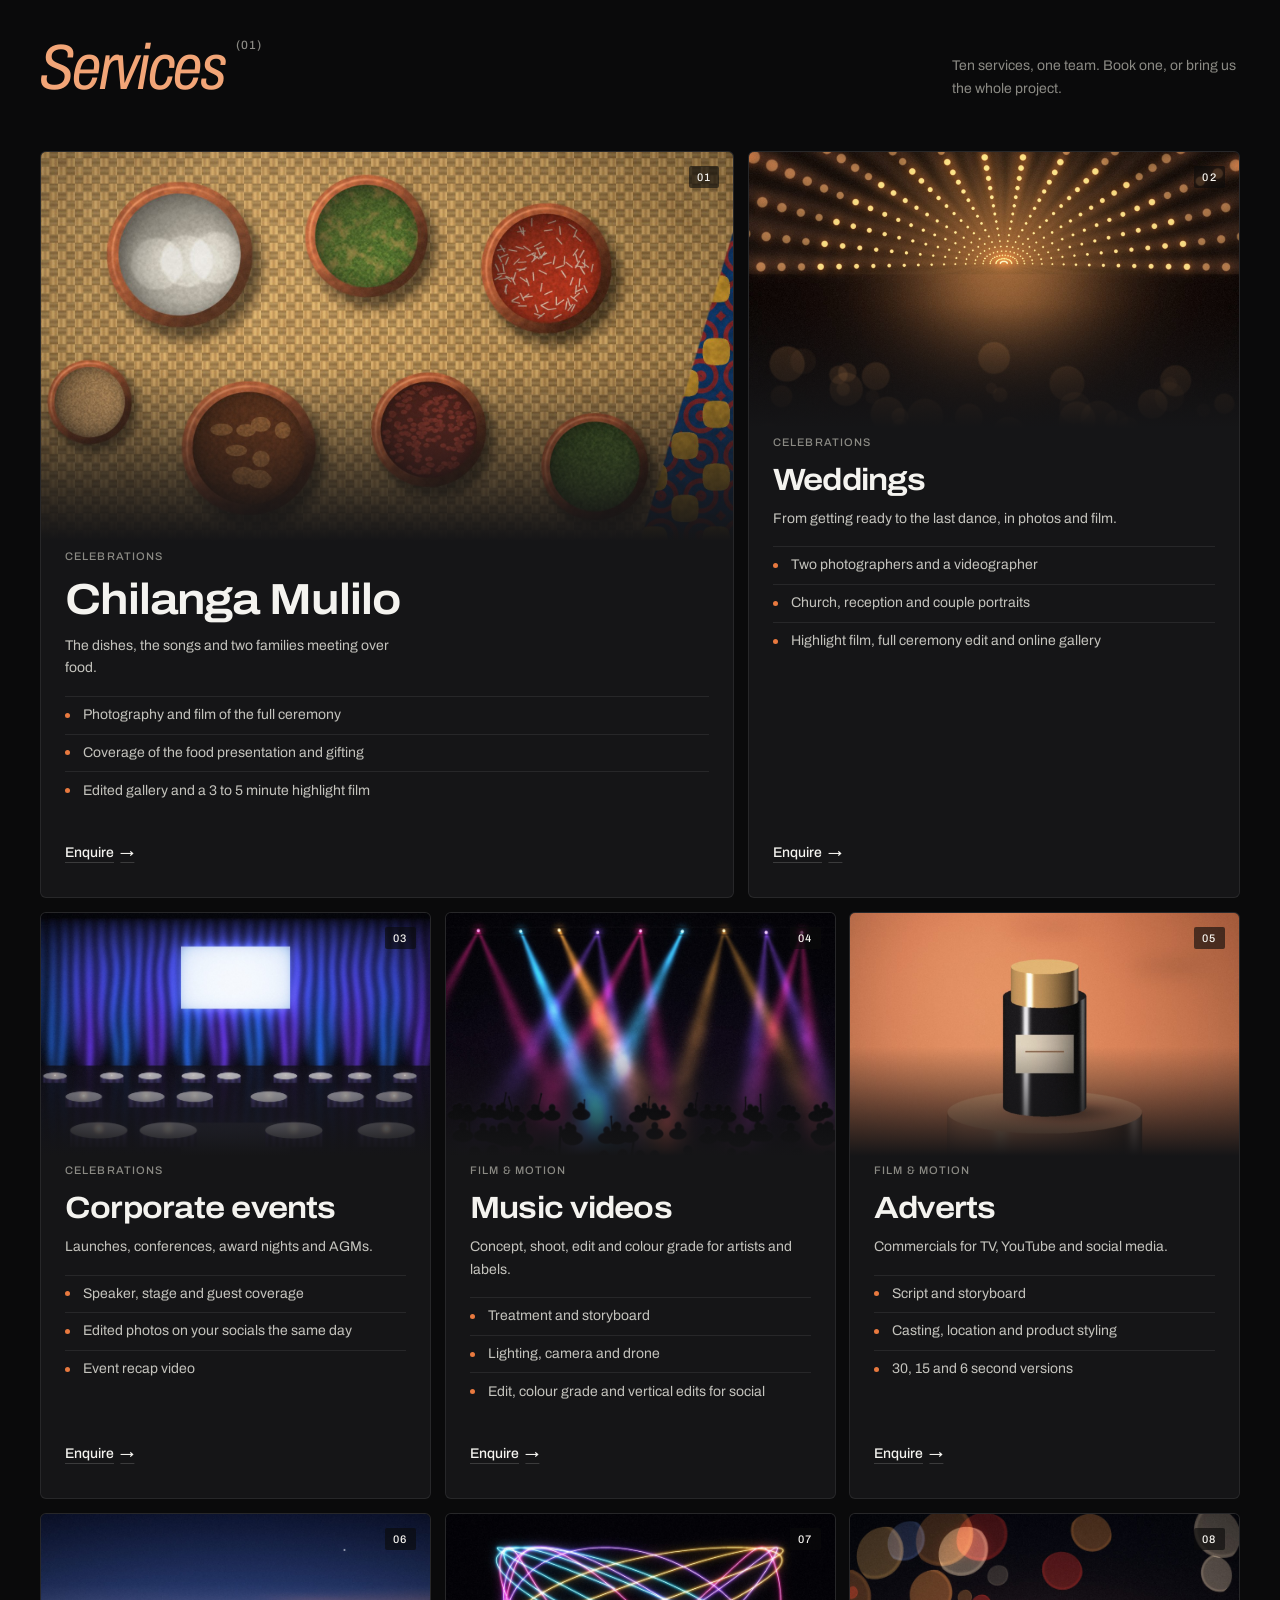
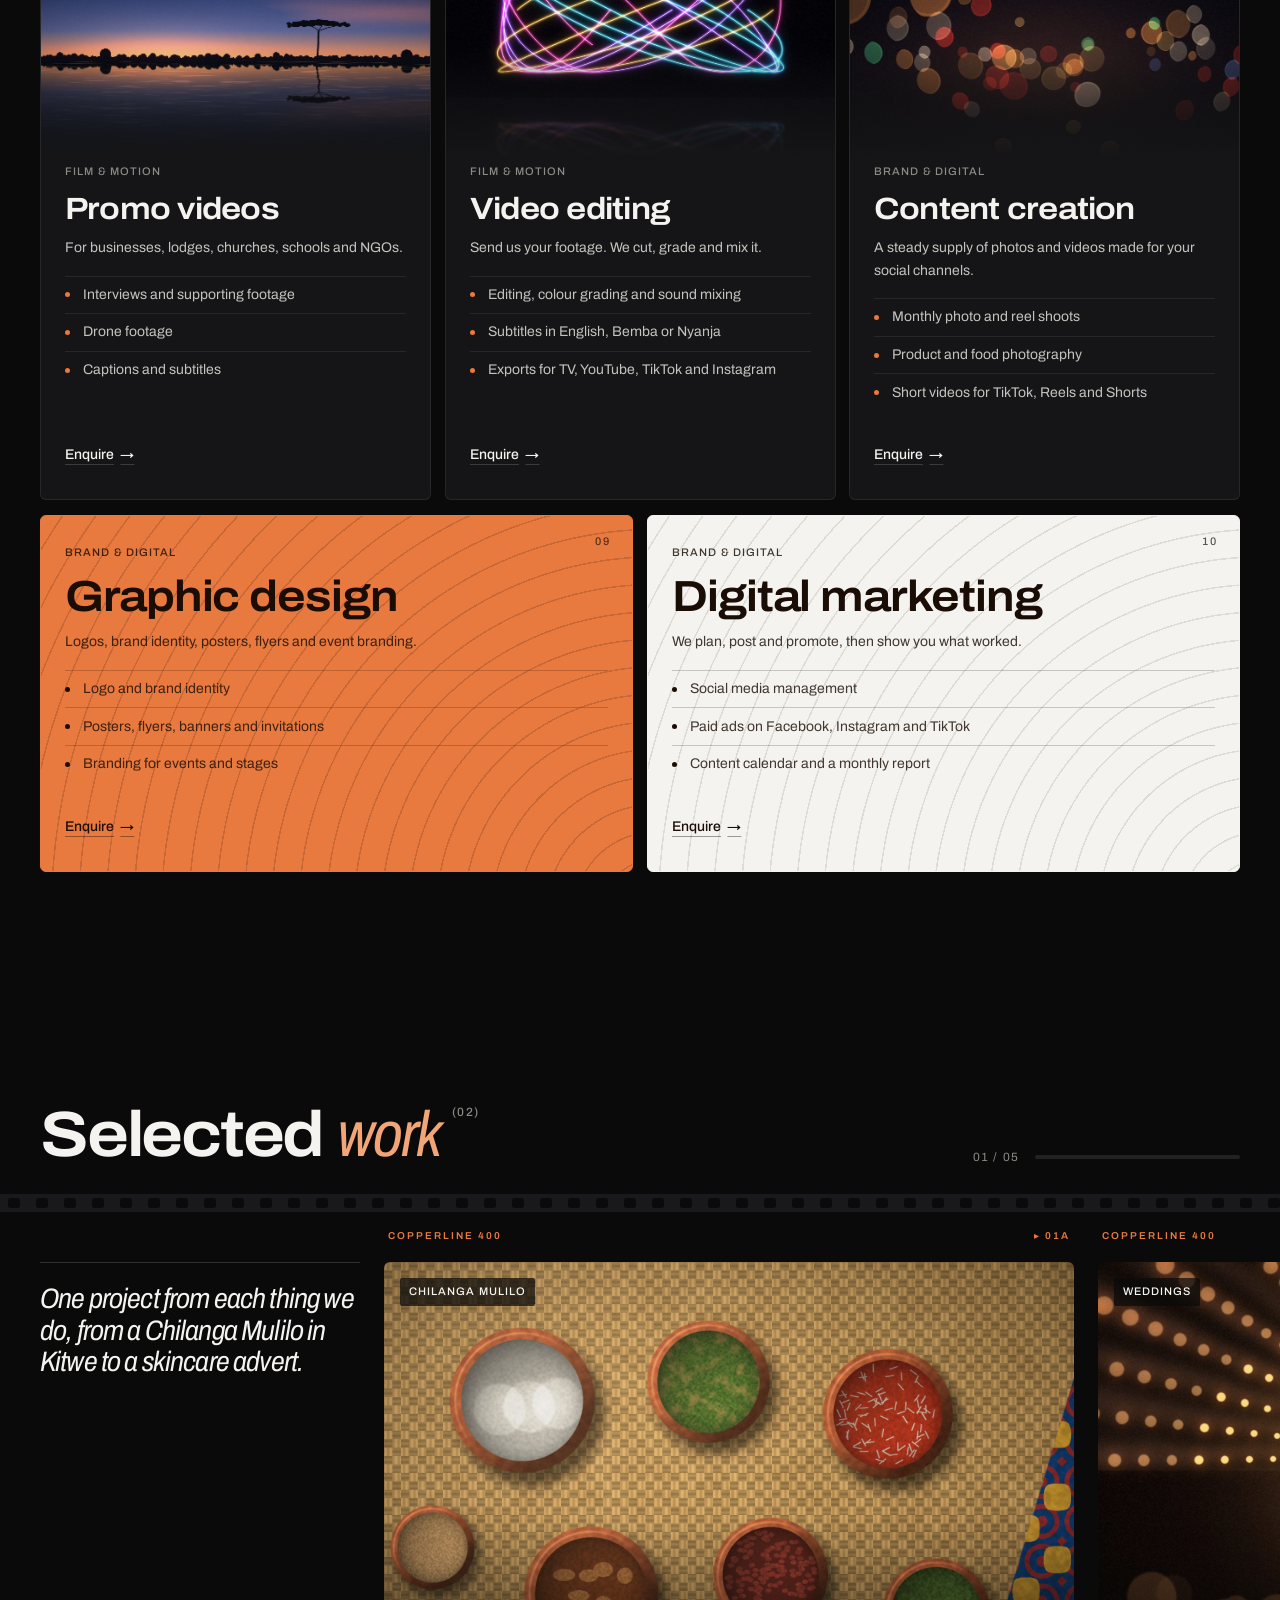
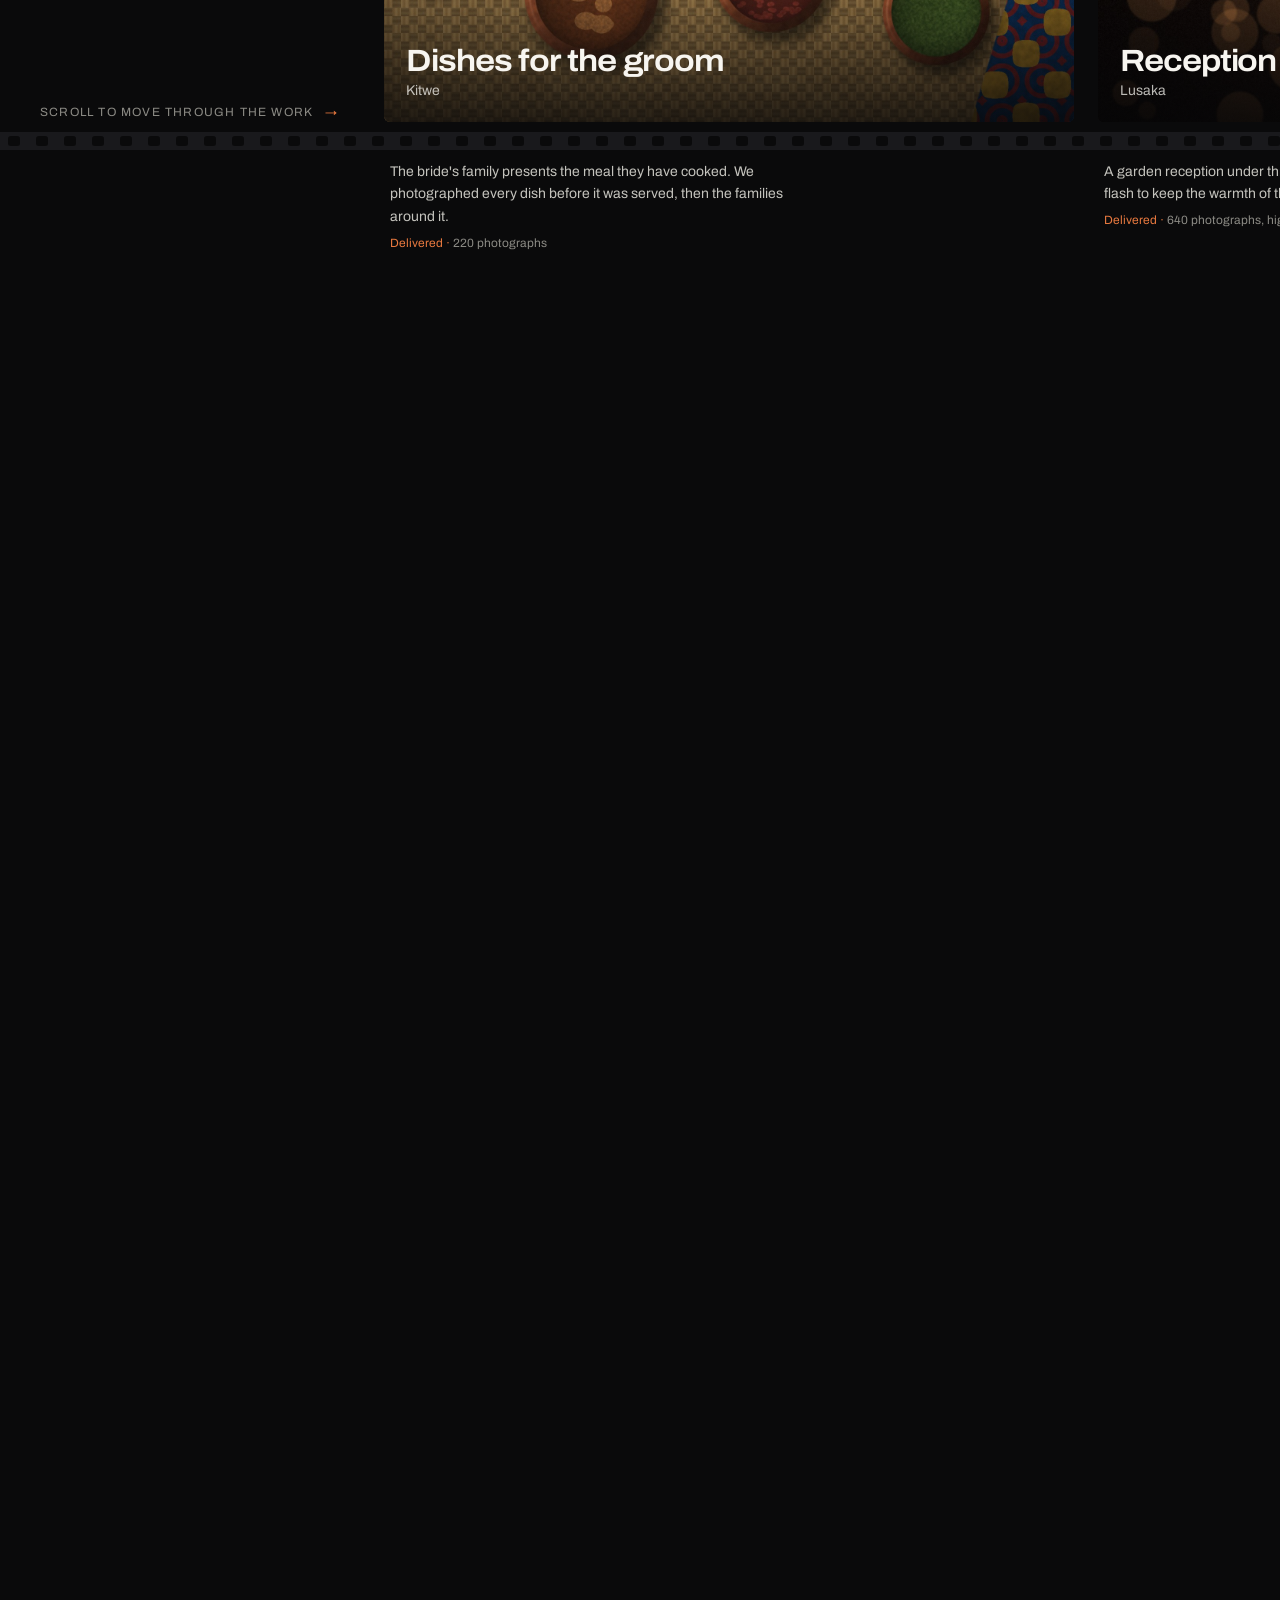
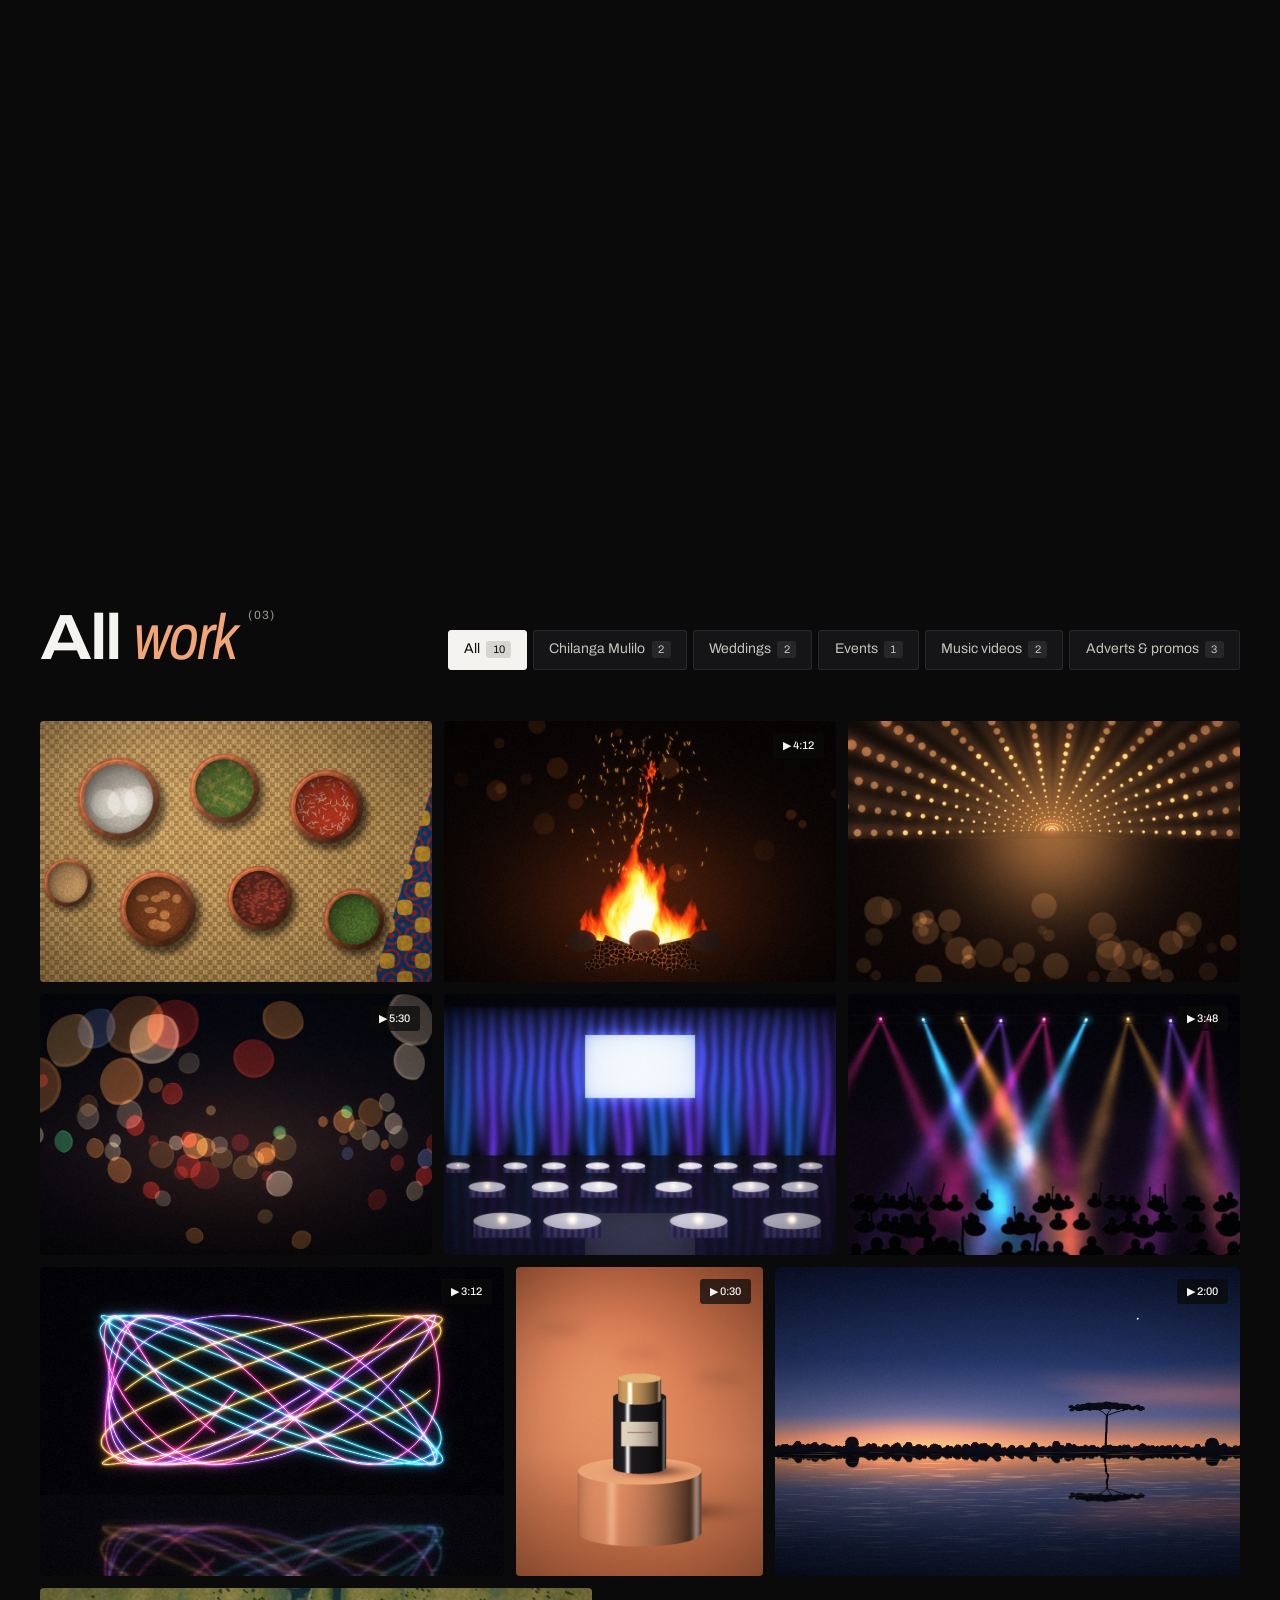
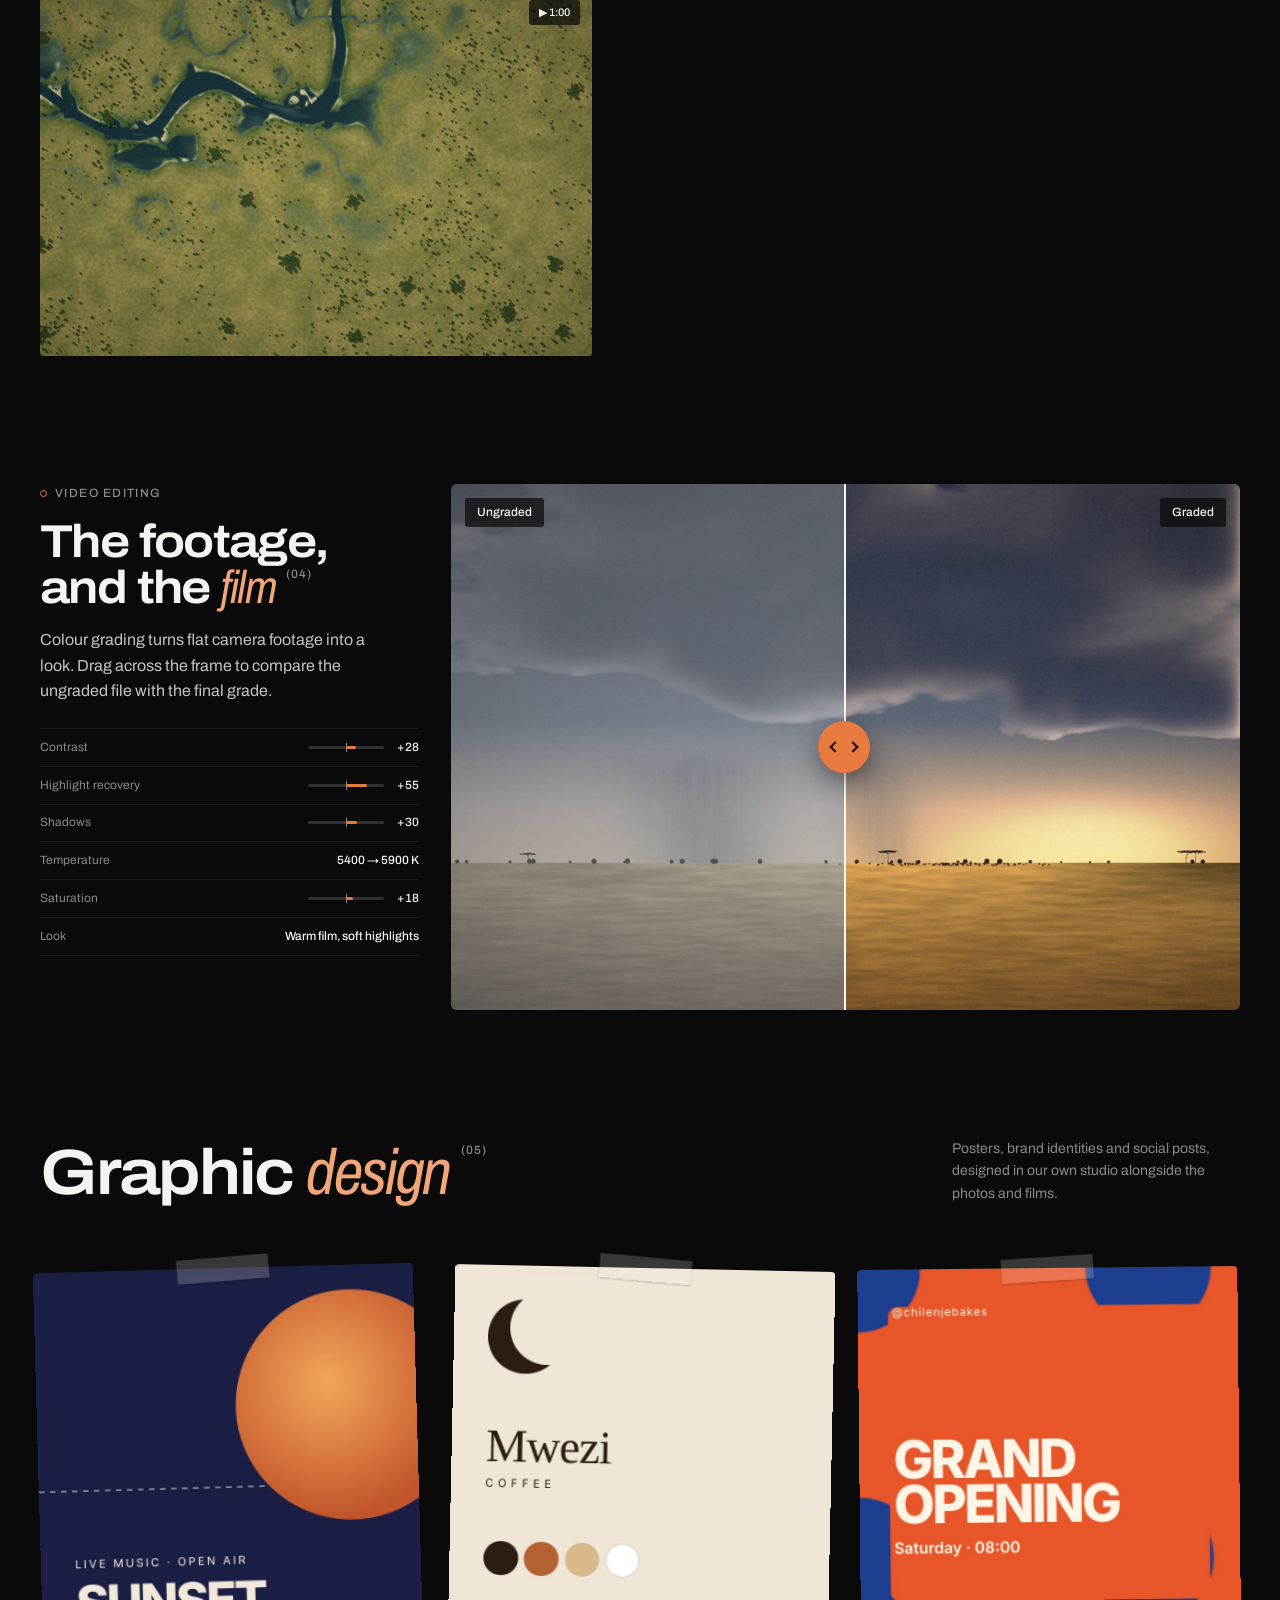
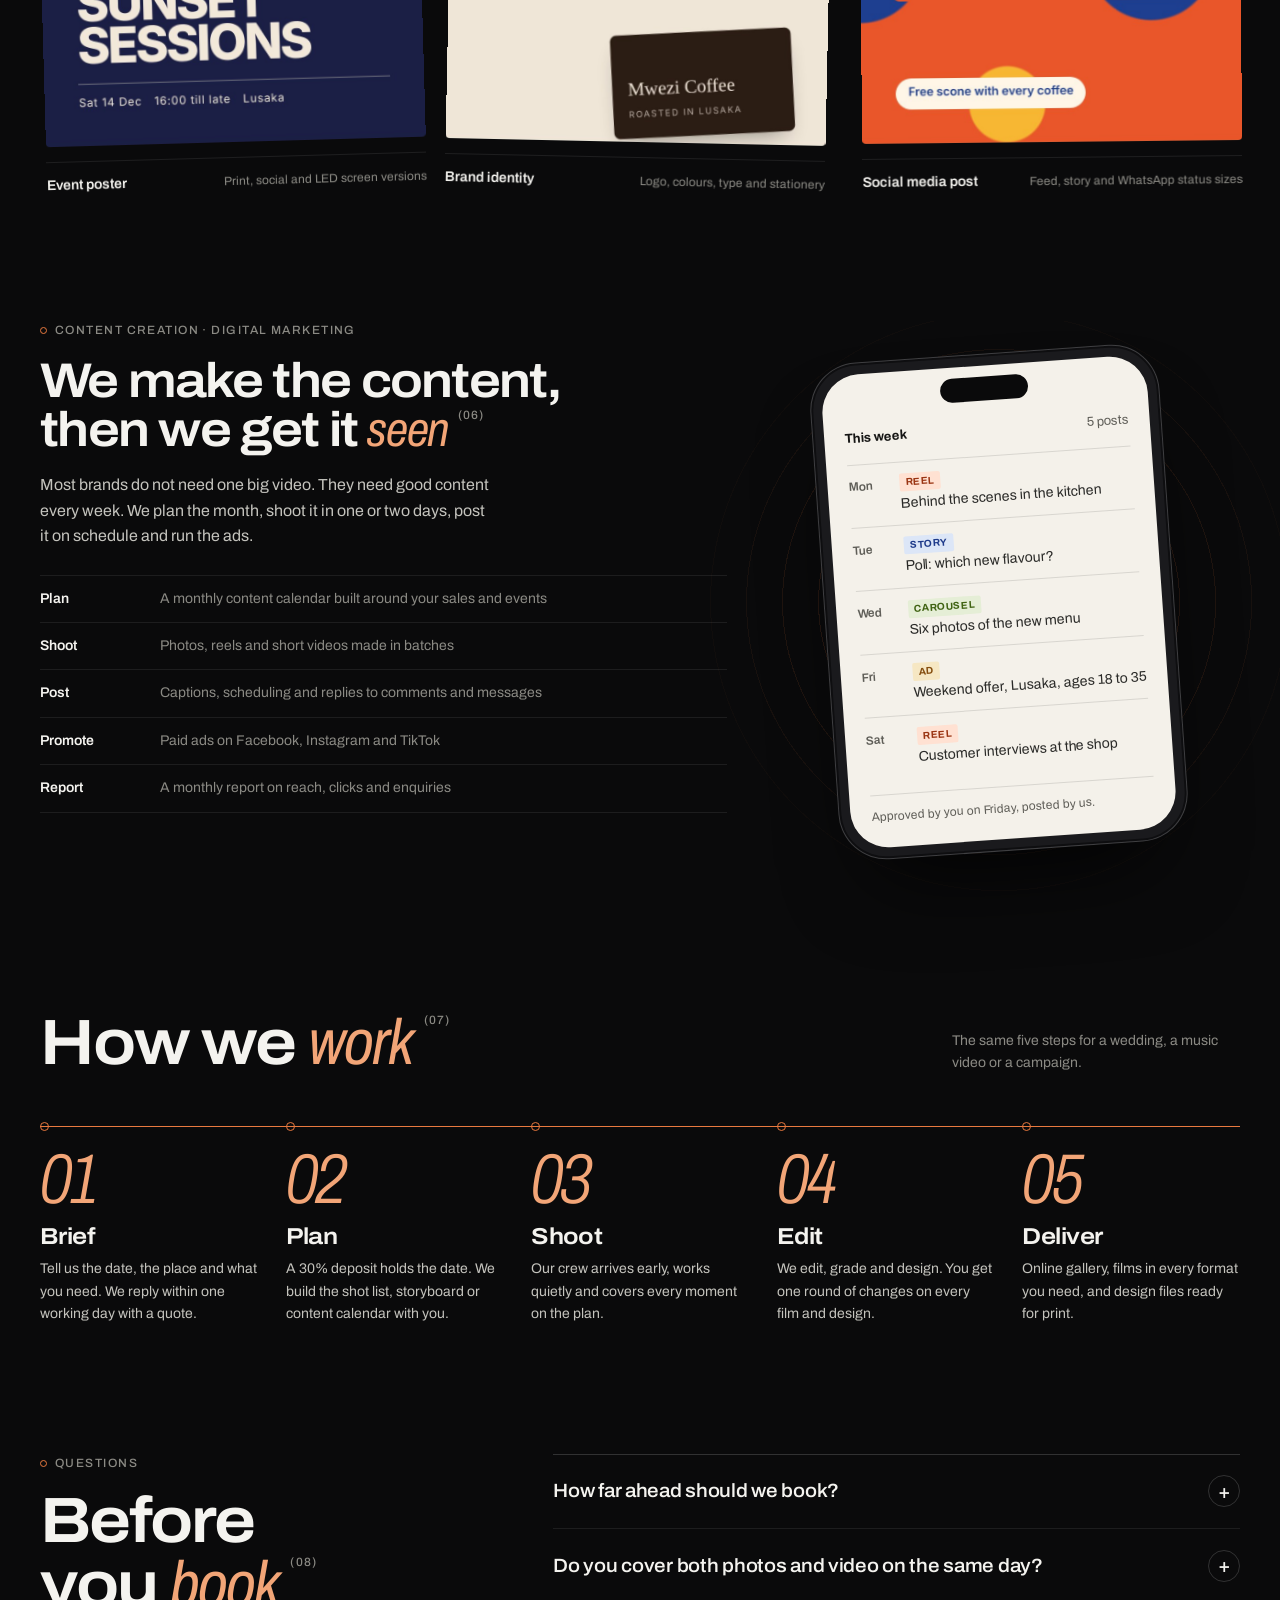
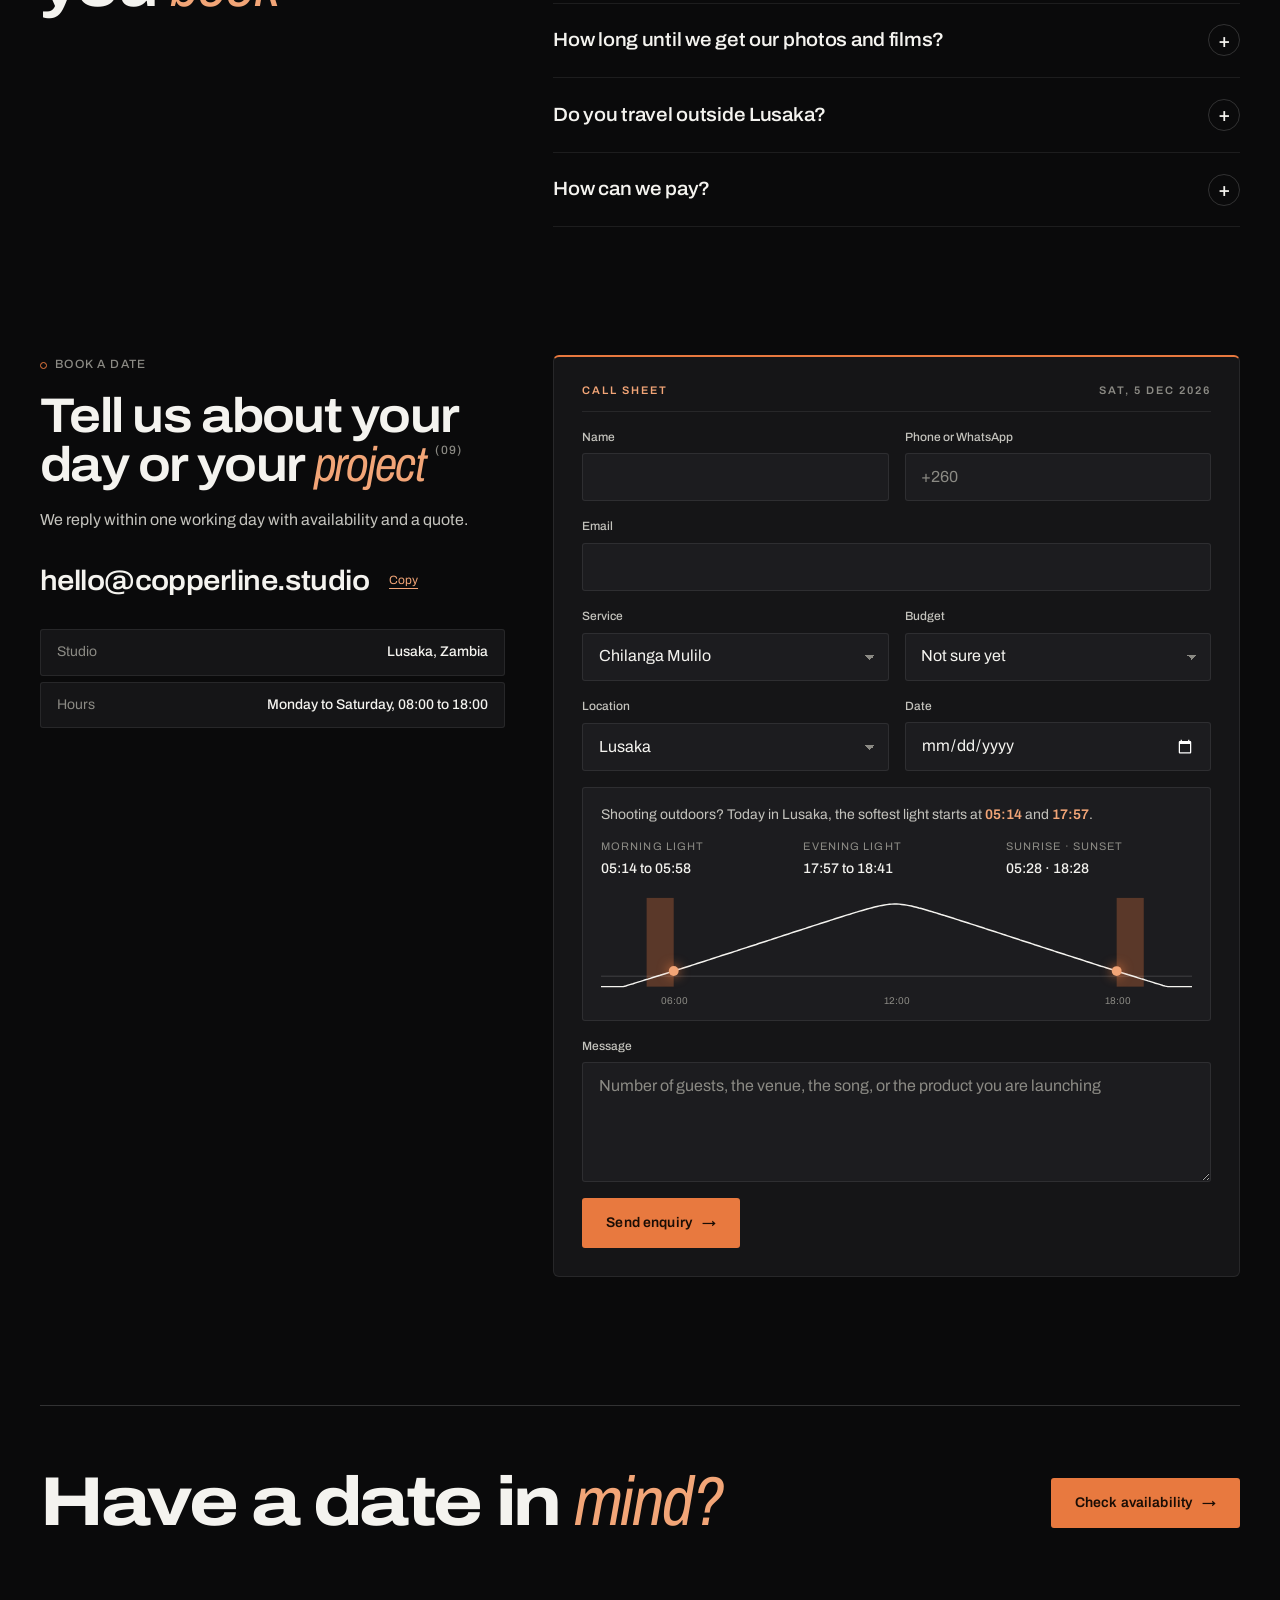
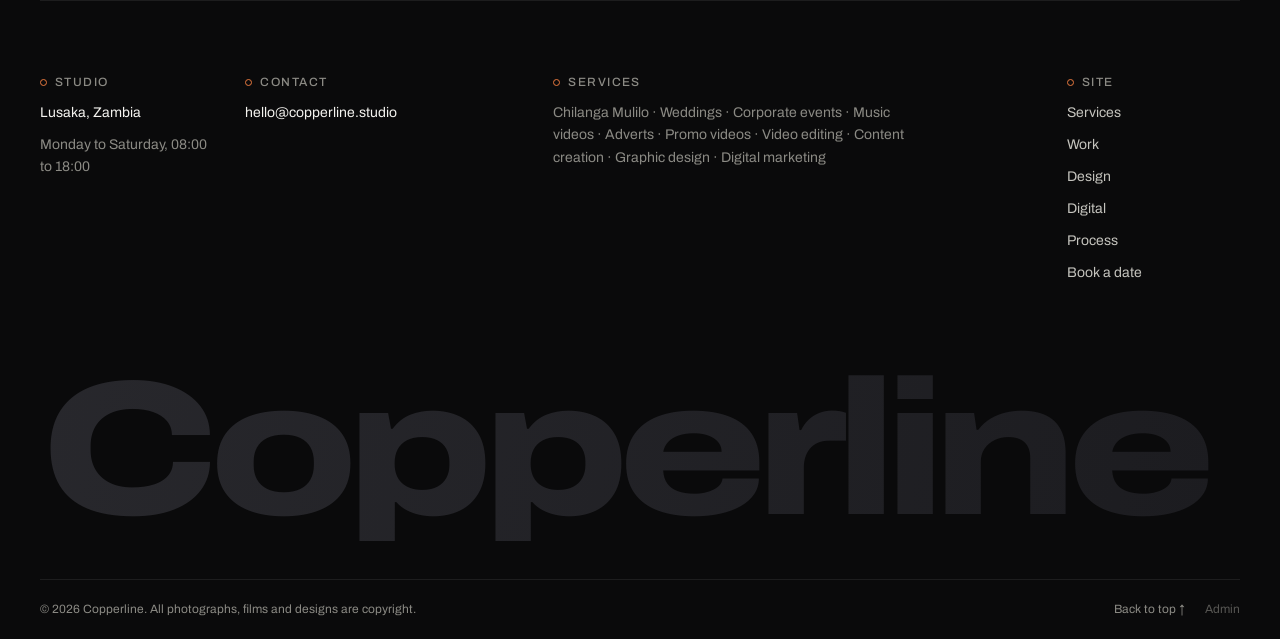
<file: admin/index.html>
<!doctype html>
<html lang="en">
<head>
<meta charset="utf-8">
<meta name="viewport" content="width=device-width, initial-scale=1">
<meta name="robots" content="noindex">
<title>Site editor</title>
<meta http-equiv="refresh" content="0; url=../#admin">
<style>body{margin:0;min-height:100vh;display:grid;place-items:center;background:#0A0A0B;color:#F4F3EF;font:16px system-ui,sans-serif}a{color:#FFB46B}</style>
</head>
<body>
<p>Opening the site editor… <a href="../#admin">Continue</a></p>
<script>location.replace("../#admin");</script>
</body>
</html>
</file>
<file: css/styles.css>
/* Copperline Studio
   Concept: the studio as a camera. The opener is a viewfinder, featured work runs
   along a film strip, grading settings read like a colour panel, and copper is the
   one colour used for action and emphasis. One typeface, Archivo: wide and bold for
   headlines, narrow light italic in copper for the accent words.
   A fine grain sits over everything like film stock.
   Deliberately single theme (dark). */
:root {
  --bg: #0A0A0B;
  --bg-2: #101012;
  --card: #151517;
  --card-2: #1C1C1F;
  --line: rgba(255, 255, 255, 0.08);
  --line-2: rgba(255, 255, 255, 0.16);
  --ink: #F4F3EF;
  --ink-2: #C4C3BD;
  --muted: #8B8A84;
  --accent: #E8793F;
  --accent-2: #F2A577;
  --on-accent: #1A0D05;
  --grad: var(--accent);
  --photo-ink: #F7F5F0;
  --error: #FF8A73;
  --rec: #FF5A43;
  /* Polished copper, for type that should catch the light. Starts and ends on the same tone so it loops. */
  --sheen: linear-gradient(100deg, #A9532A 0%, #E8793F 26%, #FFD3AE 45%, #F2A577 55%, #E8793F 74%, #A9532A 100%);

  --display: "Archivo", "Helvetica Neue", Arial, system-ui, sans-serif;
  --sans: "Archivo", "Helvetica Neue", Helvetica, Arial, system-ui, sans-serif;

  --t-xs: 0.75rem;
  --t-sm: 0.875rem;
  --t-md: 1rem;
  --t-lg: 1.25rem;
  --t-xl: clamp(1.5rem, 2.2vw, 2rem);
  --t-2xl: clamp(2.4rem, 5vw, 4.6rem);

  --r-xl: 6px;
  --r-lg: 4px;
  --r-md: 3px;

  --gutter: max(16px, env(safe-area-inset-left, 0px));
  --gutter-r: max(16px, env(safe-area-inset-right, 0px));
  --maxw: 1360px;
  --section: clamp(4.5rem, 10vw, 8.5rem);
  --ease: cubic-bezier(0.2, 0.7, 0.2, 1);
  --header-h: 64px;
  color-scheme: dark;
}

/* ---------- Base ---------- */
*, *::before, *::after { box-sizing: border-box; }
[hidden] { display: none !important; }
html { scroll-behavior: smooth; -webkit-text-size-adjust: 100%; }
body {
  margin: 0; background: var(--bg); color: var(--ink);
  font-family: var(--sans); font-size: var(--t-md); line-height: 1.6;
  -webkit-font-smoothing: antialiased; text-rendering: optimizeLegibility;
}
body::before { content: ""; position: fixed; inset: 0 0 auto; height: env(safe-area-inset-top, 0px); z-index: 60; background: var(--bg); }
img { display: block; max-width: 100%; }
h1, h2, h3 { margin: 0; font-family: var(--display); font-weight: 650; font-stretch: 112%; line-height: 1; letter-spacing: -0.035em; text-wrap: balance; }
h2 { font-size: var(--t-2xl); }
h3 { font-size: var(--t-xl); letter-spacing: -0.025em; line-height: 1.05; }
p { margin: 0; }
a { color: inherit; }
button { font: inherit; color: inherit; }
::selection { background: var(--accent); color: var(--on-accent); }
:focus-visible { outline: 2px solid var(--accent-2); outline-offset: 3px; border-radius: 2px; }
.visually-hidden { position: absolute !important; width: 1px; height: 1px; overflow: hidden; clip: rect(0 0 0 0); white-space: nowrap; }
.skip { position: absolute; left: 16px; top: -80px; z-index: 300; padding: 10px 16px; border-radius: 3px; background: var(--ink); color: var(--bg); }
.skip:focus { top: 12px; }

.wrap { width: 100%; max-width: calc(var(--maxw) + 2 * 40px); margin-inline: auto; padding-left: var(--gutter); padding-right: var(--gutter-r); }
@media (min-width: 800px) { .wrap { padding-left: max(40px, env(safe-area-inset-left, 0px)); padding-right: max(40px, env(safe-area-inset-right, 0px)); } }
.label { display: inline-flex; align-items: center; gap: 0.5rem; font-size: var(--t-xs); font-weight: 500; letter-spacing: 0.12em; text-transform: uppercase; color: var(--muted); }
.label::before { content: ""; flex: none; width: 7px; height: 7px; border-radius: 50%; border: 1.5px solid var(--accent); }
.section-head { display: flex; flex-wrap: wrap; align-items: end; justify-content: space-between; gap: 1rem 3rem; margin-bottom: clamp(2rem, 4vw, 3.25rem); }
.section-aside { color: var(--muted); font-size: var(--t-sm); max-width: 36ch; }
.chip { display: inline-flex; align-items: center; gap: 0.4rem; align-self: flex-start; font-size: 0.6875rem; font-weight: 500; letter-spacing: 0.1em; text-transform: uppercase; color: var(--muted); white-space: nowrap; }
.chip-glass { padding: 0.3rem 0.55rem; border-radius: 2px; background: rgba(10, 10, 10, 0.72); color: var(--photo-ink); }

/* The last word of each headline, set narrow, light and italic by main.js, against the wide bold headline */
.it { font-family: var(--display); font-style: italic; font-weight: 400; font-stretch: 78%; letter-spacing: -0.03em; color: var(--accent-2); padding-right: 0.06em; }

/* Section numbers, counted by CSS so hidden sections drop out of the sequence */
main { counter-reset: sec; }
main > section:not(.hero):not(.statement) { counter-increment: sec; }
main > section h2[id$="-title"]::after {
  content: "(" counter(sec, decimal-leading-zero) ")"; display: inline-block; vertical-align: top; margin: 0.25em 0 0 0.6em;
  font: 500 var(--t-xs)/1 var(--sans); font-stretch: 100%; letter-spacing: 0.1em; color: var(--muted);
}

/* Reveal on scroll. main.js adds .reveal-on only when motion is welcome, so content never hides without it.
   Fill mode is backwards, so once the reveal ends each element's own hover transforms take over again. */
@keyframes reveal { from { opacity: 0; translate: 0 32px; } to { opacity: 1; translate: none; } }
.reveal-on [data-reveal]:not([data-reveal="kids"]):not(.in), .reveal-on [data-reveal="kids"]:not(.in) > * { opacity: 0; }
.reveal-on [data-reveal]:not([data-reveal="kids"]).in, .reveal-on [data-reveal="kids"].in > * { animation: reveal 1s var(--ease) backwards; }
.reveal-on [data-reveal="kids"].in > :nth-child(2) { animation-delay: 0.07s; }
.reveal-on [data-reveal="kids"].in > :nth-child(3) { animation-delay: 0.14s; }
.reveal-on [data-reveal="kids"].in > :nth-child(4) { animation-delay: 0.21s; }
.reveal-on [data-reveal="kids"].in > :nth-child(5) { animation-delay: 0.28s; }
.reveal-on [data-reveal="kids"].in > :nth-child(n+6) { animation-delay: 0.35s; }
/* While the editor is open the page re-renders on every keystroke, so show everything at once */
.cms-open [data-reveal], .cms-open [data-reveal="kids"] > * { opacity: 1 !important; animation: none !important; }

/* ---------- Buttons ---------- */
.btn {
  display: inline-flex; align-items: center; justify-content: center; gap: 0.6rem; min-height: 50px; padding: 0 1.5rem;
  border-radius: 3px; border: 1px solid var(--line-2); background: transparent; color: var(--ink);
  font-size: var(--t-sm); font-weight: 600; letter-spacing: 0.01em; text-decoration: none; cursor: pointer;
  transition: transform 0.25s var(--ease), background-color 0.25s, color 0.25s, box-shadow 0.3s;
}
.btn::after { content: "→"; transition: transform 0.25s var(--ease); }
.btn:active { transform: translateY(1px); }
.btn:hover::after { transform: translateX(3px); }
.btn-light, .btn-dark { background: var(--accent); border: 0; color: var(--on-accent); }
.btn-light:hover, .btn-dark:hover { background: var(--accent-2); }
.btn-ghost { min-height: 44px; padding: 0 0.25rem; border: 0; color: var(--photo-ink); text-decoration: underline; text-decoration-color: rgba(247, 245, 240, 0.4); text-underline-offset: 6px; }
.btn-ghost:hover { text-decoration-color: var(--accent); }
.btn:disabled { opacity: 0.6; cursor: progress; transform: none; }
.text-btn { min-height: 36px; padding: 0 0.25rem; border: 0; background: none; color: var(--accent-2); font-size: var(--t-xs); text-decoration: underline; text-underline-offset: 4px; cursor: pointer; }
.text-btn:hover { color: var(--ink); }
.pill-link { display: inline-flex; align-items: center; gap: 0.4rem; align-self: flex-start; min-height: 40px; font-size: var(--t-sm); font-weight: 500; text-decoration: underline; text-decoration-color: var(--line-2); text-underline-offset: 5px; transition: color 0.2s, text-decoration-color 0.2s; }
.pill-link::after { content: "→"; transition: transform 0.25s var(--ease); }
.pill-link:hover { color: var(--accent-2); text-decoration-color: currentColor; }
.pill-link:hover::after { transform: translateX(3px); }

/* ---------- Header: plain bar ---------- */
.site-header { position: fixed; left: 0; right: 0; top: 0; z-index: 50; padding-top: env(safe-area-inset-top, 0px); background: var(--bg); border-bottom: 1px solid transparent; transition: border-color 0.3s; }
.site-header.is-solid { border-bottom-color: var(--line); }
.nav-pill {
  min-height: var(--header-h); display: flex; align-items: center; justify-content: space-between; gap: 1.5rem;
  padding: 0 calc(max(10px, env(safe-area-inset-right, 0px)) + clamp(18px, 4vw, 56px)) 0 calc(max(10px, env(safe-area-inset-left, 0px)) + clamp(18px, 4vw, 56px));
}
.wordmark { display: inline-flex; align-items: center; gap: 0.55rem; text-decoration: none; font-family: var(--display); font-weight: 700; font-stretch: 118%; font-size: 1.05rem; letter-spacing: -0.02em; }
/* The mark is a lens ring that turns as the page scrolls (main.js sets --spin) */
.wordmark::before {
  content: ""; width: 20px; height: 20px; border-radius: 50%;
  background: conic-gradient(from var(--spin, 0deg), var(--accent) 0 25%, #FFD3AE 0 32%, var(--accent-2) 0 50%, #A9532A 0 75%, var(--accent) 0);
  -webkit-mask: radial-gradient(circle, transparent 0 4px, #000 4.5px); mask: radial-gradient(circle, transparent 0 4px, #000 4.5px);
}
.nav { display: flex; align-items: center; gap: 0.25rem; }
.nav a { text-decoration: none; text-underline-offset: 8px; font-size: var(--t-sm); color: var(--ink-2); padding: 0.5rem 0.85rem; transition: color 0.2s; }
.nav a:hover { color: var(--ink); text-decoration: underline; text-decoration-color: var(--line-2); }
.nav a[aria-current="true"] { color: var(--ink); text-decoration: underline; text-decoration-color: var(--accent); }
.nav .nav-cta { margin-left: 0.6rem; padding: 0.65rem 1.1rem; border-radius: 3px; background: var(--accent); color: var(--on-accent); font-weight: 600; text-decoration: none; transition: background-color 0.2s; }
.nav .nav-cta:hover, .nav .nav-cta[aria-current="true"] { background: var(--accent-2); color: var(--on-accent); text-decoration: none; }
.menu-btn { display: none; min-height: 42px; padding: 0 1.1rem; border-radius: 3px; border: 0; background: rgba(255, 255, 255, 0.1); font-size: var(--t-sm); font-weight: 500; cursor: pointer; }
@media (max-width: 900px) {
  .menu-btn { display: block; position: relative; z-index: 2; }
  .nav {
    position: fixed; inset: 0; z-index: 1; flex-direction: column; justify-content: center; align-items: stretch; gap: 0.3rem;
    padding: 90px var(--gutter-r) 40px var(--gutter); background: var(--bg);
    opacity: 0; visibility: hidden; transition: opacity 0.3s var(--ease), visibility 0.3s;
  }
  .nav a { font-family: var(--display); font-weight: 650; font-stretch: 112%; font-size: clamp(2rem, 9vw, 3rem); letter-spacing: -0.03em; color: var(--ink); padding: 0.3rem 0; background: none !important; }
  .nav .nav-cta { margin: 1.2rem 0 0; text-align: center; font-size: 1.1rem; font-family: var(--sans); font-stretch: 100%; letter-spacing: 0; padding: 1rem; background: var(--grad) !important; }
  .site-header.menu-open .nav { opacity: 1; visibility: visible; }
}

/* ---------- Hero ---------- */
.hero { padding: calc(env(safe-area-inset-top, 0px) + var(--header-h)) max(10px, env(safe-area-inset-right, 0px)) 0 max(10px, env(safe-area-inset-left, 0px)); }
.hero-frame { position: relative; height: clamp(560px, calc(100svh - var(--header-h) - 10px), 980px); border-radius: var(--r-xl); overflow: hidden; background: #0C0C0D; color: var(--photo-ink); isolation: isolate; }
.hero-media { position: absolute; inset: 0; z-index: 0; }
.hero-media img {
  position: absolute; inset: 0; width: 100%; height: 100%; object-fit: cover;
  clip-path: circle(0% at var(--at, 50% 50%)); transform: scale(1.08);
  transition: clip-path 1.7s cubic-bezier(0.76, 0, 0.18, 1), transform 9s cubic-bezier(0.2, 0.6, 0.2, 1);
}
.hero-media img.on { clip-path: circle(150% at var(--at, 50% 50%)); transform: scale(1); }
.hero-shade { position: absolute; inset: 0; z-index: 1; background: linear-gradient(to top, rgba(6, 6, 7, 0.86) 0%, rgba(6, 6, 7, 0.35) 45%, rgba(6, 6, 7, 0.1) 70%), linear-gradient(to right, rgba(6, 6, 7, 0.5), rgba(6, 6, 7, 0) 65%), linear-gradient(to bottom, rgba(6, 6, 7, 0.5), rgba(6, 6, 7, 0) 20%); }

/* Viewfinder overlay: frame corners, REC light, timecode, local time and a focus box on each slide's focus point */
.vf { position: absolute; inset: 0; z-index: 2; pointer-events: none; color: var(--photo-ink); }
.vf-c { position: absolute; width: 30px; height: 30px; border: 0 solid rgba(247, 245, 240, 0.7); }
.vf-c.tl { left: 18px; top: 18px; border-width: 1.5px 0 0 1.5px; }
.vf-c.tr { right: 18px; top: 18px; border-width: 1.5px 1.5px 0 0; }
.vf-c.bl { left: 18px; bottom: 18px; border-width: 0 0 1.5px 1.5px; }
.vf-c.br { right: 18px; bottom: 18px; border-width: 0 1.5px 1.5px 0; }
.vf-top { position: absolute; left: 64px; right: 64px; top: 26px; display: flex; align-items: center; gap: 1.4rem; font-size: 0.6875rem; font-weight: 500; line-height: 1; letter-spacing: 0.16em; text-transform: uppercase; font-variant-numeric: tabular-nums; color: rgba(247, 245, 240, 0.86); }
.vf-rec { display: inline-flex; align-items: center; gap: 0.5rem; font-weight: 700; }
.vf-rec i { width: 8px; height: 8px; border-radius: 50%; background: var(--rec); box-shadow: 0 0 12px var(--rec); animation: blink 1.4s steps(1) infinite; }
@keyframes blink { 50% { opacity: 0.15; } }
.vf-clock { margin-left: auto; }
.vf-focus {
  --l: 12px; position: absolute; left: 50%; top: 50%; width: 84px; height: 60px; translate: -50% -50%;
  color: rgba(247, 245, 240, 0.8); transition: left 1.5s var(--ease), top 1.5s var(--ease);
  background:
    linear-gradient(currentColor 0 0) left top / var(--l) 1.5px, linear-gradient(currentColor 0 0) left top / 1.5px var(--l),
    linear-gradient(currentColor 0 0) right top / var(--l) 1.5px, linear-gradient(currentColor 0 0) right top / 1.5px var(--l),
    linear-gradient(currentColor 0 0) left bottom / var(--l) 1.5px, linear-gradient(currentColor 0 0) left bottom / 1.5px var(--l),
    linear-gradient(currentColor 0 0) right bottom / var(--l) 1.5px, linear-gradient(currentColor 0 0) right bottom / 1.5px var(--l);
  background-repeat: no-repeat;
}
.vf-focus::after { content: ""; position: absolute; left: 50%; top: 50%; width: 4px; height: 4px; margin: -2px 0 0 -2px; border-radius: 50%; background: currentColor; }
.vf-focus.lock { animation: lock 1.8s var(--ease) both; }
@keyframes lock {
  0%, 35% { scale: 1.45; opacity: 0.35; color: rgba(247, 245, 240, 0.8); }
  65% { scale: 0.94; opacity: 1; }
  100% { scale: 1; opacity: 1; color: var(--accent-2); }
}

.hero-content {
  position: relative; z-index: 3; height: 100%; display: flex; flex-direction: column; justify-content: flex-end; gap: clamp(1.25rem, 2.5vw, 2rem);
  padding: 0 clamp(18px, 4vw, 56px) clamp(1.5rem, 3.5vw, 3rem);
}
.hero-chip { display: inline-flex; align-items: center; gap: 0.75rem; align-self: flex-start; font-size: var(--t-xs); font-weight: 500; letter-spacing: 0.12em; text-transform: uppercase; color: rgba(247, 245, 240, 0.85); animation: fade 0.8s 0.2s both; }
.dot { flex: none; width: 9px; height: 9px; border-radius: 50%; border: 2px solid var(--accent); }
@keyframes fade { from { opacity: 0; } to { opacity: 1; } }
.hero-title { font-size: clamp(2.2rem, 5vw, 4.6rem); font-weight: 600; line-height: 0.98; letter-spacing: -0.04em; }
.hero-title .ln { display: block; overflow: hidden; padding-bottom: 0.1em; margin-bottom: -0.1em; }
.hero-title .ln > span { display: inline-block; animation: rise 1.1s cubic-bezier(0.2, 0.75, 0.15, 1) both; }
.hero-title .ln:nth-child(1) > span { animation-delay: 0.35s; }
.hero-title .ln:nth-child(2) > span { animation-delay: 0.48s; }
.hero-title .ln:nth-child(3) > span { animation-delay: 0.61s; }
@keyframes rise { from { transform: translateY(105%); } to { transform: none; } }
.hero-title .ln.ln-word { padding-bottom: 0.04em; margin-bottom: -0.04em; }
.hero-title .ln-word { font-size: clamp(2.6rem, 11vw, 10.5rem); font-style: italic; font-weight: 300; font-stretch: 75%; line-height: 0.92; letter-spacing: -0.045em; }
.hero-word {
  display: inline-block; line-height: 1.08; padding: 0 0.14em 0.06em 0;
  background: var(--sheen); background-size: 200% 100%; -webkit-background-clip: text; background-clip: text; color: transparent;
  animation: sheen 8s linear infinite;
}
.hero-word.in { animation: word-in 0.9s cubic-bezier(0.2, 0.75, 0.15, 1) both, sheen 8s linear infinite; }
@keyframes word-in { from { transform: translateY(100%); opacity: 0; } to { transform: none; opacity: 1; } }
@keyframes sheen { from { background-position: 0% 0; } to { background-position: 200% 0; } }
.hero-foot { display: grid; grid-template-columns: minmax(0, 1fr) minmax(0, auto); align-items: end; gap: 1.25rem 2.5rem; }
.hero-actions { display: flex; flex-wrap: wrap; align-items: center; gap: 0.75rem 1.75rem; }
.hero-caption { display: flex; align-items: center; gap: 1.25rem; justify-self: end; padding-top: 0.75rem; border-top: 1px solid rgba(247, 245, 240, 0.25); }
.hero-caption-text { font-size: var(--t-xs); color: rgba(247, 245, 240, 0.78); max-width: 34ch; line-height: 1.4; }
.hero-caption-text em { font-style: normal; font-weight: 600; color: var(--photo-ink); }
.hero-pager { display: flex; gap: 6px; }
.hero-pager button { position: relative; width: 34px; height: 6px; padding: 0; border: 0; border-radius: 3px; background: rgba(255, 255, 255, 0.22); cursor: pointer; overflow: hidden; transition: width 0.4s var(--ease); }
.hero-pager button span { position: absolute; width: 1px; height: 1px; overflow: hidden; clip: rect(0 0 0 0); }
.hero-pager button i { position: absolute; left: 0; top: 0; bottom: 0; width: 0; background: var(--grad); }
.hero-pager button[aria-current="true"] { width: 54px; }
@media (max-width: 760px) {
  .hero-frame { min-height: 540px; max-height: 820px; }
  .hero-content { padding-top: 32px; }
  .hero-title { font-size: min(8.4vw, 2.6rem); }
  .hero-foot { grid-template-columns: minmax(0, 1fr); }
  .hero-caption { justify-self: stretch; flex-direction: column; align-items: stretch; gap: 0.7rem; }
  .hero-caption-text { max-width: none; }
  .vf-c { width: 20px; height: 20px; }
  .vf-c.tl, .vf-c.tr { top: 12px; } .vf-c.bl, .vf-c.br { bottom: 12px; }
  .vf-c.tl, .vf-c.bl { left: 12px; } .vf-c.tr, .vf-c.br { right: 12px; }
  .vf-top { left: 40px; right: 40px; top: 17px; gap: 0.9rem; font-size: 0.625rem; }
  .vf-focus { display: none; }
}

/* Services band: a marquee of everything the studio does, alternating wide bold and narrow italic */
.band { overflow: hidden; padding: clamp(1.25rem, 2.6vw, 2rem) 0; border-bottom: 1px solid var(--line); }
.band-track { display: flex; width: max-content; animation: marquee calc(var(--n, 10) * 3.6s) linear infinite; }
.band:hover .band-track { animation-play-state: paused; }
.band-run { display: flex; flex: none; align-items: baseline; }
.band-item { display: inline-flex; align-items: center; font-family: var(--display); font-weight: 700; font-stretch: 118%; font-size: clamp(2rem, 5.4vw, 4.8rem); line-height: 1.15; letter-spacing: -0.045em; color: var(--ink); white-space: nowrap; }
.band-item.o { font-style: italic; font-weight: 300; font-stretch: 75%; letter-spacing: -0.035em; color: var(--accent-2); }
.band-item::after { content: ""; flex: none; width: 0.38em; height: 0.38em; margin: 0 0.6em; border-radius: 50%; border: 0.08em solid var(--accent); }
@keyframes marquee { to { transform: translateX(-50%); } }

/* ---------- Statement ---------- */
.statement { padding-block: var(--section); }
.statement-grid { display: grid; grid-template-columns: repeat(12, minmax(0, 1fr)); gap: 2rem; }
.statement-grid .label { grid-column: 1 / span 3; align-self: start; padding-top: 0.6rem; }
.statement-body { grid-column: 4 / -1; }
.statement-text { font-family: var(--display); font-weight: 550; font-stretch: 108%; font-size: clamp(1.7rem, 3.4vw, 3.1rem); line-height: 1.12; letter-spacing: -0.035em; color: var(--ink); max-width: 30ch; }
/* Each word starts dim and lights up as the paragraph scrolls past (main.js adds .lit) */
.statement-text .w { color: #4A4945; transition: color 0.45s; }
.statement-text .w.lit { color: var(--ink); }
.statement-text .hl { font-style: italic; font-weight: 400; font-stretch: 82%; letter-spacing: -0.035em; }
.statement-text .hl .w.lit { color: var(--accent-2); }
.cms-open .statement-text .w { color: var(--ink); }
.cms-open .statement-text .hl .w { color: var(--accent-2); }
.facts { margin: clamp(2.5rem, 5vw, 3.5rem) 0 0; display: grid; grid-template-columns: repeat(3, minmax(0, 1fr)); gap: 1.25rem 2rem; }
.facts div { padding-top: 1rem; border-top: 1px solid var(--line-2); }
.facts dt { font-size: var(--t-xs); text-transform: uppercase; letter-spacing: 0.12em; color: var(--muted); }
.facts dd { margin: 0.45rem 0 0; color: var(--ink); font-weight: 500; }
@media (max-width: 860px) {
  .statement-grid { grid-template-columns: minmax(0, 1fr); gap: 1.25rem; }
  .statement-grid .label, .statement-body { grid-column: auto; }
  .facts { grid-template-columns: minmax(0, 1fr); }
}

/* ---------- Services bento ---------- */
.services { padding-bottom: var(--section); }
.bento { display: grid; grid-template-columns: repeat(12, minmax(0, 1fr)); gap: 14px; }
.svc-card {
  position: relative; display: flex; flex-direction: column; min-width: 0; border-radius: var(--r-xl); overflow: hidden;
  background: var(--card); border: 1px solid var(--line);
  transform: perspective(1100px) rotateX(var(--rx, 0deg)) rotateY(var(--ry, 0deg));
  transition: transform 0.6s var(--ease), border-color 0.3s, box-shadow 0.4s;
}
.svc-card:hover { border-color: var(--line-2); transition: transform 0.15s linear, border-color 0.3s, box-shadow 0.4s; }
/* A copper glow that follows the pointer (main.js sets --mx and --my) */
.svc-card::before { content: ""; position: absolute; inset: 0; z-index: 1; pointer-events: none; background: radial-gradient(440px circle at var(--mx, 50%) var(--my, 0%), rgba(232, 121, 63, 0.16), transparent 60%); opacity: 0; transition: opacity 0.4s; }
.svc-card:hover::before { opacity: 1; }
.svc-n { position: absolute; right: 14px; top: 14px; z-index: 2; padding: 0.35rem 0.5rem; border-radius: 2px; background: rgba(10, 10, 10, 0.62); color: var(--photo-ink); font-size: 0.6875rem; font-weight: 500; line-height: 1; letter-spacing: 0.12em; font-variant-numeric: tabular-nums; }
.svc-card.flat .svc-n { background: none; color: rgba(26, 13, 5, 0.7); }
.s7 { grid-column: span 7; } .s5 { grid-column: span 5; } .s4 { grid-column: span 4; } .s6 { grid-column: span 6; }
.svc-media { position: relative; aspect-ratio: 16 / 10; overflow: hidden; max-width: 100%; }
.s7 .svc-media, .s5 .svc-media { aspect-ratio: 16 / 9; }
.svc-media::after { content: ""; position: absolute; inset: 0; background: linear-gradient(to top, var(--card), rgba(21, 21, 23, 0) 45%); }
.svc-media img { width: 100%; height: 100%; object-fit: cover; transition: transform 1s var(--ease); }
.svc-card:hover .svc-media img { transform: scale(1.05); }
.svc-body { position: relative; z-index: 2; display: flex; flex-direction: column; gap: 0.75rem; padding: 0.4rem 1.5rem 1.5rem; flex: 1; }
.svc-card.no-img .svc-body { padding-top: 1.75rem; }
.svc-body h3 { font-size: clamp(1.6rem, 2.4vw, 2.3rem); }
.s7 .svc-body h3 { font-size: clamp(2rem, 3.4vw, 3.2rem); }
.svc-line { color: var(--ink-2); font-size: var(--t-sm); max-width: 44ch; }
.svc-includes { list-style: none; margin: 0.25rem 0 0.75rem; padding: 0; }
.svc-includes li { position: relative; padding: 0.45rem 0 0.45rem 1.1rem; border-top: 1px solid var(--line); font-size: var(--t-sm); color: var(--ink-2); }
.svc-includes li::before { content: ""; position: absolute; left: 0; top: calc(0.45rem + 0.8em - 2.5px); width: 5px; height: 5px; border-radius: 50%; background: var(--accent); }
.svc-body .pill-link { margin-top: auto; }
/* Services without a photo become solid copper or paper blocks, ringed with fine contour lines */
.svc-art { display: none; }
.svc-card.flat { background: repeating-radial-gradient(circle at 104% 112%, transparent 0 26px, rgba(26, 13, 5, 0.16) 26px 27.5px), var(--accent); border-color: var(--accent); color: var(--on-accent); }
.svc-card.flat.alt { background: repeating-radial-gradient(circle at 104% 112%, transparent 0 26px, rgba(26, 13, 5, 0.1) 26px 27.5px), var(--ink); border-color: var(--ink); }
.svc-card.flat::before { background: radial-gradient(440px circle at var(--mx, 50%) var(--my, 0%), rgba(255, 255, 255, 0.22), transparent 60%); }
.svc-card.flat h3 { font-size: clamp(2rem, 3.4vw, 3.2rem); }
.svc-card.flat .chip, .svc-card.flat .svc-line, .svc-card.flat .svc-includes li { color: rgba(26, 13, 5, 0.82); }
.svc-card.flat .svc-includes li { border-top-color: rgba(26, 13, 5, 0.2); }
.svc-card.flat .svc-includes li::before { background: var(--on-accent); }
.svc-card.flat .pill-link { text-decoration-color: rgba(26, 13, 5, 0.4); }
.svc-card.flat .pill-link:hover { color: var(--on-accent); text-decoration-color: currentColor; }
.svc-card.flat:hover { border-color: var(--accent); }
.svc-card.flat.alt:hover { border-color: var(--ink); }
.svc-card.flat :focus-visible { outline-color: var(--on-accent); }
@media (max-width: 1000px) { .s7, .s5, .s6, .s4 { grid-column: span 6; } }
@media (max-width: 640px) { .bento > * { grid-column: 1 / -1; } }

/* ---------- Featured work: horizontal gallery on a film strip ---------- */
.hs { position: relative; }
.hs-sticky { padding-block: var(--section) 0; }
.hs.pinned .hs-sticky { position: sticky; top: 0; height: 100vh; height: 100svh; padding: 88px 0 24px; display: flex; flex-direction: column; justify-content: center; overflow: hidden; }
.hs-head { display: flex; flex-wrap: wrap; align-items: end; justify-content: space-between; gap: 1rem 2rem; margin-bottom: clamp(1.25rem, 3vh, 2.25rem); }
.hs-progress { display: flex; align-items: center; gap: 1rem; font-size: var(--t-xs); letter-spacing: 0.1em; color: var(--muted); font-variant-numeric: tabular-nums; }
.hs-bar { position: relative; width: clamp(120px, 16vw, 220px); height: 4px; border-radius: 3px; background: rgba(255, 255, 255, 0.1); overflow: hidden; }
.hs-bar i { position: absolute; left: 0; top: 0; bottom: 0; width: 0; background: var(--grad); border-radius: 3px; }
.hs-viewport { overflow-x: auto; scroll-snap-type: x mandatory; scrollbar-width: none; -webkit-overflow-scrolling: touch; }
.hs-viewport::-webkit-scrollbar { display: none; }
.hs.pinned .hs-viewport { overflow: visible; }
.hs-track {
  --ph: clamp(220px, calc(100svh - 440px), 600px); --edge: 1.5rem; --strip: 18px;
  position: relative; display: flex; align-items: flex-start; gap: clamp(14px, 2vw, 24px); width: max-content;
  padding: calc(var(--strip) + 12px) var(--gutter-r) 0.5rem var(--gutter); will-change: transform;
}
@media (min-width: 800px) { .hs-track { padding-left: max(40px, env(safe-area-inset-left, 0px)); padding-right: 30vw; } }
/* Sprocket holes run the length of the track, so they travel with the frames */
.hs-track::before, .hs.pinned .hs-track::after {
  content: ""; position: absolute; left: 0; right: 0; top: 0; height: var(--strip); pointer-events: none;
  background: url("data:image/svg+xml,%3Csvg xmlns='http://www.w3.org/2000/svg' width='28' height='18'%3E%3Crect x='8' y='4' width='12' height='10' rx='2.5' fill='%230A0A0B'/%3E%3C/svg%3E") 0 0 / 28px 18px repeat-x, #19191C;
}
.hs.pinned .hs-track::after { top: calc(var(--strip) + 12px + var(--edge) + 0.9rem + var(--ph) + 10px); }
.hs.pinned .hs-text { padding-top: calc(var(--strip) + 6px); }
.hs-edge { display: flex; align-items: center; justify-content: space-between; gap: 1rem; height: var(--edge); margin: 0; padding-inline: 4px; font-size: 0.625rem; font-weight: 600; letter-spacing: 0.2em; text-transform: uppercase; color: var(--accent); font-variant-numeric: tabular-nums; }
.hs-intro { flex: none; width: min(80vw, 320px); height: var(--ph); margin-top: calc(var(--edge) + 0.9rem); display: flex; flex-direction: column; justify-content: space-between; gap: 2rem; padding-top: 1.25rem; border-top: 1px solid var(--line-2); scroll-snap-align: start; }
.hs-intro-text { font-family: var(--display); font-style: italic; font-weight: 400; font-stretch: 85%; font-size: clamp(1.5rem, 2.2vw, 2rem); line-height: 1.12; letter-spacing: -0.03em; }
.hs-hint { font-size: var(--t-xs); letter-spacing: 0.1em; text-transform: uppercase; color: var(--muted); display: flex; align-items: center; gap: 0.75rem; }
.hs-hint::after { content: "→"; color: var(--accent); }
.hs-panel { flex: none; width: max(340px, calc(var(--ph) * var(--ar))); display: grid; gap: 0.9rem; scroll-snap-align: start; }
.hs-figure { position: relative; margin: 0; padding: 0; border: 0; border-radius: var(--r-xl); background: var(--card); overflow: hidden; cursor: zoom-in; display: block; height: var(--ph); }
.hs-figure img { width: 100%; height: 100%; object-fit: cover; transition: transform 1.2s var(--ease); }
.hs-figure:hover img { transform: scale(1.04); }
.hs-figure::after { content: ""; position: absolute; inset: 0; background: linear-gradient(to top, rgba(6, 6, 7, 0.8), rgba(6, 6, 7, 0) 45%); pointer-events: none; }
.hs-num { position: absolute; left: 16px; top: 16px; z-index: 1; }
.hs-dur { position: absolute; right: 16px; top: 16px; z-index: 1; font-variant-numeric: tabular-nums; }
.hs-overlay { position: absolute; left: 22px; right: 22px; bottom: 20px; z-index: 1; display: grid; gap: 0.2rem; text-align: left; color: var(--photo-ink); }
.hs-overlay b { font-family: var(--display); font-weight: 650; font-stretch: 112%; font-size: clamp(1.5rem, 2.4vw, 2.3rem); line-height: 1; letter-spacing: -0.035em; }
.hs-overlay span { font-size: var(--t-sm); color: rgba(247, 245, 240, 0.75); }
.play { position: absolute; left: 50%; top: 50%; z-index: 1; width: 78px; height: 78px; margin: -39px 0 0 -39px; border-radius: 50%; background: rgba(10, 10, 10, 0.55); border: 1px solid rgba(255, 255, 255, 0.5); transition: transform 0.4s var(--ease), background-color 0.3s; }
.play::after { content: ""; position: absolute; left: 32px; top: 26px; border: 13px solid transparent; border-left: 19px solid var(--photo-ink); border-right: 0; }
.hs-figure:hover .play { transform: scale(1.1); background: var(--accent); border-color: var(--accent); }
.hs-text { display: grid; gap: 0.35rem; padding-inline: 6px; }
.hs-text p { color: var(--ink-2); font-size: var(--t-sm); max-width: 52ch; }
.hs-text .hs-deliver { font-size: var(--t-xs); color: var(--muted); }
.hs-deliver::before { content: "Delivered · "; color: var(--accent); }
.hs-end { flex: none; width: min(80vw, 320px); height: var(--ph); margin-top: calc(var(--edge) + 0.9rem); display: flex; flex-direction: column; justify-content: flex-end; gap: 0.75rem; padding: 1.75rem; border-radius: var(--r-xl); background: var(--accent); color: var(--on-accent); text-decoration: none; scroll-snap-align: start; transition: background-color 0.25s; }
.hs-end:hover { background: var(--accent-2); }
.hs-end b { font-family: var(--display); font-weight: 700; font-stretch: 115%; font-size: clamp(1.9rem, 2.8vw, 2.6rem); line-height: 1; letter-spacing: -0.04em; }
.hs-end span { font-size: var(--t-sm); font-weight: 500; }
.hs:not(.pinned) .hs-track { --ph: auto; }
.hs:not(.pinned) .hs-intro { display: none; }
.hs:not(.pinned) .hs-panel { width: min(84vw, 560px); }
.hs:not(.pinned) .hs-figure { height: auto; aspect-ratio: 4 / 3; max-width: 100%; }
.hs:not(.pinned) .hs-end { height: auto; min-height: 220px; align-self: stretch; }

/* ---------- All work ---------- */
.index-section { padding-block: var(--section); }
.tabs { display: flex; flex-wrap: wrap; gap: 6px; }
.tab { display: inline-flex; align-items: center; gap: 0.4rem; min-height: 40px; padding: 0 0.95rem; border-radius: 3px; border: 1px solid var(--line); background: var(--card); color: var(--ink-2); font-size: var(--t-sm); cursor: pointer; transition: background-color 0.2s, color 0.2s, border-color 0.2s; }
.tab sup { font-size: 0.6875rem; top: 0; padding: 0 0.4rem; border-radius: 3px; background: rgba(255, 255, 255, 0.08); line-height: 1.5; font-variant-numeric: tabular-nums; }
.tab:hover { color: var(--ink); border-color: var(--line-2); }
.tab[aria-pressed="true"] { background: var(--ink); color: var(--bg); border-color: var(--ink); }
.tab[aria-pressed="true"] sup { background: rgba(0, 0, 0, 0.12); }
.justified { display: flex; flex-wrap: wrap; gap: 12px; }
.tile { position: relative; flex: none; padding: 0; border: 0; border-radius: var(--r-lg); background: var(--card); overflow: hidden; cursor: zoom-in; animation: tile-in 0.7s var(--ease) both; }
.tile img { width: 100%; height: 100%; object-fit: cover; transition: transform 1s var(--ease); }
.badge { position: absolute; right: 12px; top: 12px; z-index: 1; padding: 0.25rem 0.6rem; border-radius: 3px; font-size: 0.6875rem; font-weight: 500; color: var(--photo-ink); background: rgba(10, 10, 10, 0.72); font-variant-numeric: tabular-nums; }
.tile-cap {
  position: absolute; left: 0; right: 0; bottom: 0; padding: 3rem 1.1rem 1rem; text-align: left;
  background: linear-gradient(to top, rgba(6, 6, 7, 0.85), rgba(6, 6, 7, 0)); color: var(--photo-ink);
  opacity: 0; transform: translateY(8px); transition: opacity 0.35s var(--ease), transform 0.35s var(--ease);
}
.tile-cap b { display: block; font-family: var(--display); font-weight: 650; font-stretch: 110%; font-size: 1.15rem; letter-spacing: -0.025em; line-height: 1.15; }
.tile-cap span { font-size: var(--t-xs); color: rgba(247, 245, 240, 0.75); }
.tile:hover img, .tile:focus-visible img { transform: scale(1.04); }
.tile:hover .tile-cap, .tile:focus-visible .tile-cap { opacity: 1; transform: none; }
@media (hover: none) { .tile-cap { opacity: 1; transform: none; padding-top: 2rem; } .tile-cap b { font-size: 1rem; } }
@keyframes tile-in { from { opacity: 0.001; transform: translateY(8px); } to { opacity: 1; transform: none; } }

/* ---------- Video editing: grade slider ---------- */
.process { padding-bottom: var(--section); }
.process-grid { display: grid; grid-template-columns: repeat(12, minmax(0, 1fr)); gap: 2rem; align-items: start; }
.process-text { grid-column: 1 / span 4; display: grid; gap: 1rem; align-content: start; }
.process-text h2 { font-size: clamp(2rem, 3.6vw, 3.2rem); }
.process-text > p:not(.label) { color: var(--ink-2); max-width: 40ch; }
.adjust { margin: 0.5rem 0 0; display: grid; }
.adjust div { display: flex; justify-content: space-between; gap: 1rem; padding: 0.55rem 0; border-top: 1px solid var(--line); font-size: var(--t-xs); }
.adjust div:last-child { border-bottom: 1px solid var(--line); }
.adjust dt { color: var(--muted); }
.adjust dd { margin: 0; display: flex; align-items: center; justify-content: flex-end; gap: 0.8rem; font-variant-numeric: tabular-nums; font-weight: 500; text-align: right; }
/* Number chips get a centre zero slider, filled right for plus and left for minus */
.meter { position: relative; flex: none; width: 76px; height: 3px; border-radius: 2px; background: var(--line-2); }
.meter::before { content: ""; position: absolute; left: 50%; top: -3px; bottom: -3px; width: 1px; background: var(--muted); }
.meter::after { content: ""; position: absolute; top: 0; bottom: 0; left: 50%; width: calc(var(--v, 0) * 50%); border-radius: 2px; background: var(--accent); transition: width 1.2s var(--ease) 0.3s; }
.meter.neg::after { left: auto; right: 50%; }
.reveal-on .process-text:not(.in) .meter::after { width: 0; }
.compare { grid-column: 5 / -1; position: relative; margin: 0; aspect-ratio: 3 / 2; max-width: 100%; border-radius: var(--r-xl); overflow: hidden; background: #111; user-select: none; touch-action: pan-y; }
.compare img { position: absolute; inset: 0; width: 100%; height: 100%; object-fit: cover; }
.compare-raw { position: absolute; inset: 0; clip-path: inset(0 calc(100% - var(--pos)) 0 0); }
.compare-line { position: absolute; top: 0; bottom: 0; left: var(--pos); width: 2px; margin-left: -1px; background: var(--photo-ink); pointer-events: none; }
.compare-knob { position: absolute; top: 50%; left: 0; width: 52px; height: 52px; transform: translate(-50%, -50%); border-radius: 50%; background: var(--grad); box-shadow: 0 8px 24px rgba(0, 0, 0, 0.4); }
.compare-knob::before, .compare-knob::after { content: ""; position: absolute; top: 50%; width: 8px; height: 8px; margin-top: -4px; border: solid var(--on-accent); border-width: 0 0 2px 2px; }
.compare-knob::before { left: 13px; transform: rotate(45deg); }
.compare-knob::after { right: 13px; transform: rotate(-135deg); }
.compare-tag { position: absolute; top: 14px; padding: 0.3rem 0.75rem; border-radius: 3px; font-size: var(--t-xs); font-weight: 500; color: var(--photo-ink); background: rgba(10, 10, 10, 0.72); pointer-events: none; }
.tag-raw { left: 14px; } .tag-final { right: 14px; }
.compare-range { position: absolute; inset: 0; width: 100%; height: 100%; margin: 0; opacity: 0; cursor: ew-resize; }
.compare:has(.compare-range:focus-visible) .compare-knob { outline: 2px solid var(--photo-ink); outline-offset: 4px; }
@media (max-width: 960px) {
  .process-grid { grid-template-columns: minmax(0, 1fr); }
  .process-text, .compare { grid-column: auto; }
}

/* ---------- Graphic design ---------- */
.design { padding-bottom: var(--section); }
.design-grid { display: grid; grid-template-columns: repeat(3, minmax(0, 1fr)); gap: clamp(18px, 2.4vw, 32px); padding-top: 12px; }
/* Pieces are taped up like prints on the studio wall, and straighten when you look at them */
.dz { position: relative; margin: 0; display: grid; gap: 0.9rem; rotate: -1.6deg; transition: rotate 0.6s var(--ease), transform 0.6s var(--ease); }
.dz:nth-child(2n) { rotate: 1.2deg; }
.dz:nth-child(3n) { rotate: -0.6deg; }
.dz:hover { rotate: 0deg; transform: translateY(-6px); }
.dz::before { content: ""; position: absolute; z-index: 2; left: 50%; top: -11px; width: 92px; height: 24px; margin-left: -46px; rotate: -3deg; background: rgba(244, 241, 234, 0.2); box-shadow: 0 1px 2px rgba(0, 0, 0, 0.2); pointer-events: none; }
.dz:nth-child(2n)::before { rotate: 4deg; }
.dz figcaption { display: flex; justify-content: space-between; align-items: baseline; gap: 1rem; padding-top: 0.75rem; border-top: 1px solid var(--line); font-size: var(--t-sm); }
.dz figcaption b { font-weight: 600; }
.dz figcaption span { color: var(--muted); font-size: var(--t-xs); text-align: right; }
.art { position: relative; aspect-ratio: 4 / 5; max-width: 100%; border-radius: var(--r-lg); overflow: hidden; padding: 9%; container-type: inline-size; transition: transform 0.6s var(--ease); }
@media (max-width: 900px) { .design-grid { grid-template-columns: minmax(0, 1fr); } .dz { max-width: 480px; } }

/* ---------- Content & digital ---------- */
.digital { padding-bottom: var(--section); overflow: hidden; }
.digital-grid { display: grid; grid-template-columns: repeat(12, minmax(0, 1fr)); gap: 2rem; align-items: start; }
.digital-text { grid-column: 1 / span 7; display: grid; gap: 1.1rem; align-content: start; }
.digital-text h2 { font-size: clamp(2rem, 3.8vw, 3.4rem); }
.digital-text > p:not(.label) { color: var(--ink-2); max-width: 50ch; }
.ticks { list-style: none; margin: 0.5rem 0 0; padding: 0; display: grid; }
.ticks li { display: grid; grid-template-columns: 6.5rem minmax(0, 1fr); gap: 1rem; padding: 0.75rem 0; border-top: 1px solid var(--line); font-size: var(--t-sm); }
.ticks li:last-child { border-bottom: 1px solid var(--line); }
.ticks b { font-weight: 600; }
.ticks span { color: var(--muted); }
/* A real handset, floating over copper contour rings */
.phone-stage { grid-column: 8 / -1; position: relative; display: grid; place-items: center; padding: 2rem 0; }
.phone-stage::before {
  content: ""; position: absolute; left: 50%; top: 50%; width: 140%; aspect-ratio: 1; translate: -50% -50%; border-radius: 50%; pointer-events: none;
  background: repeating-radial-gradient(circle, rgba(232, 121, 63, 0.2) 0 1px, transparent 1px 36px);
  -webkit-mask: radial-gradient(circle, #000 20%, transparent 68%); mask: radial-gradient(circle, #000 20%, transparent 68%);
}
.phone {
  position: relative; z-index: 1; width: min(100%, 350px); padding: 11px; border-radius: 48px; background: #1A1A1D; border: 1px solid var(--line-2);
  box-shadow: 0 50px 90px -40px rgba(0, 0, 0, 0.9), inset 0 0 0 2px #0E0E10;
  rotate: -4deg; transition: rotate 0.7s var(--ease); animation: float 7s ease-in-out infinite;
}
.phone:hover { rotate: 0deg; }
.phone::before { content: ""; position: absolute; z-index: 2; left: 50%; top: 22px; width: 88px; height: 24px; margin-left: -44px; border-radius: 12px; background: #0A0A0B; }
@keyframes float { 50% { translate: 0 -12px; } }
.phone-screen { border-radius: 38px; background: #F4F1EA; color: #161615; padding: 3.4rem 1.3rem 1.3rem; display: flex; flex-direction: column; gap: 0.9rem; }
.phone-top { display: flex; justify-content: space-between; font-size: 0.8125rem; font-weight: 700; }
.phone-top span:last-child { color: #5F5E58; font-weight: 400; }
.cal { list-style: none; margin: 0; padding: 0; display: grid; }
.cal li { display: grid; grid-template-columns: 2.6rem minmax(0, 1fr); grid-template-rows: auto auto; gap: 0.2rem 0.6rem; padding: 0.7rem 0; border-top: 1px solid rgba(22, 22, 21, 0.12); }
.cal .d { grid-row: 1 / span 2; font-size: 0.75rem; font-weight: 600; color: #5F5E58; padding-top: 0.1rem; }
.cal .t { justify-self: start; font-size: 0.625rem; font-weight: 700; letter-spacing: 0.06em; text-transform: uppercase; padding: 1px 6px; border-radius: 2px; }
.cal .reel { background: #FFE1D2; color: #9A3412; }
.cal .story { background: #DCE6F7; color: #1E3A8A; }
.cal .carousel { background: #E5EED6; color: #3F6212; }
.cal .ad { background: #F6E7C3; color: #854D0E; }
.cal .c { font-size: 0.875rem; line-height: 1.35; color: #2a2a28; }
.phone-foot { padding-top: 0.75rem; border-top: 1px solid rgba(22, 22, 21, 0.12); font-size: 0.75rem; color: #5F5E58; }
@media (max-width: 960px) {
  .digital-grid { grid-template-columns: minmax(0, 1fr); }
  .digital-text, .phone-stage { grid-column: auto; }
  .ticks li { grid-template-columns: minmax(0, 1fr); gap: 0.15rem; }
}

/* ---------- Process steps ---------- */
.steps-section { padding-bottom: var(--section); }
/* A timeline: one rule across all five steps, drawn in copper when the list scrolls in */
.steps { position: relative; list-style: none; margin: 0; padding: 0; display: grid; grid-template-columns: repeat(5, minmax(0, 1fr)); gap: 2.25rem 1.75rem; }
.steps::before, .steps::after { content: ""; position: absolute; left: 0; right: 0; top: 0; height: 1px; background: var(--line-2); }
.steps::after { background: var(--accent); transform-origin: left; transition: scale 2s var(--ease) 0.2s; }
.reveal-on .steps:not(.in)::after { scale: 0 1; }
.steps li { position: relative; display: grid; gap: 0.6rem; align-content: start; padding-top: 1.4rem; }
.steps li::before { content: ""; position: absolute; left: 0; top: -4px; width: 9px; height: 9px; border-radius: 50%; background: var(--bg); border: 1px solid var(--accent); transition: background-color 0.3s; }
.steps li:hover::before { background: var(--accent); }
.step-n { font-family: var(--display); font-style: italic; font-weight: 300; font-stretch: 75%; font-size: 4.4rem; line-height: 0.9; letter-spacing: -0.04em; color: var(--accent-2); margin-bottom: 0.2rem; font-variant-numeric: tabular-nums; transition: translate 0.4s var(--ease); }
.steps li:hover .step-n { translate: 6px 0; }
.steps h3 { font-size: clamp(1.4rem, 1.8vw, 1.7rem); }
.steps p { font-size: var(--t-sm); color: var(--ink-2); }
@media (max-width: 1060px) {
  .steps { grid-template-columns: repeat(2, minmax(0, 1fr)); }
  .steps::before, .steps::after { display: none; }
  .steps li { border-top: 1px solid var(--line-2); }
}
@media (max-width: 560px) { .steps { grid-template-columns: minmax(0, 1fr); } }

/* ---------- FAQ ---------- */
.faq { padding-bottom: var(--section); }
.faq-grid { display: grid; grid-template-columns: repeat(12, minmax(0, 1fr)); gap: 2rem; }
.faq-head { grid-column: 1 / span 4; display: grid; gap: 1rem; align-content: start; }
.faq-list { grid-column: 6 / -1; border-top: 1px solid var(--line-2); }
.faq details { border-bottom: 1px solid var(--line); }
.faq summary { list-style: none; display: flex; justify-content: space-between; align-items: center; gap: 1.5rem; padding: 1.3rem 0; cursor: pointer; font-family: var(--display); font-weight: 550; font-stretch: 106%; font-size: clamp(1.05rem, 1.5vw, 1.3rem); letter-spacing: -0.015em; transition: color 0.2s; }
.faq summary:hover { color: var(--accent-2); }
.faq summary::-webkit-details-marker { display: none; }
.faq summary::after { content: "+"; flex: none; display: grid; place-items: center; width: 32px; height: 32px; border-radius: 50%; border: 1px solid var(--line-2); font-size: 1.2rem; line-height: 1; transition: transform 0.3s var(--ease), border-color 0.3s, color 0.3s; }
.faq details[open] summary::after { transform: rotate(45deg); border-color: var(--accent); color: var(--accent); }
.faq details p { color: var(--ink-2); font-size: var(--t-sm); max-width: 62ch; padding: 0 3rem 1.4rem 0; }
@media (max-width: 900px) {
  .faq-grid { grid-template-columns: minmax(0, 1fr); }
  .faq-head, .faq-list { grid-column: auto; }
}

/* ---------- Booking ---------- */
.contact { padding-bottom: var(--section); }
.contact-grid { display: grid; grid-template-columns: repeat(12, minmax(0, 1fr)); gap: 2rem; }
.contact-intro { grid-column: 1 / span 5; display: grid; gap: 1.1rem; align-content: start; padding-right: 1rem; }
.contact-intro h2 { font-size: clamp(2rem, 3.8vw, 3.4rem); }
.contact-intro > p:not(.label):not(.contact-meta) { color: var(--ink-2); }
.contact-line { display: flex; flex-wrap: wrap; align-items: center; gap: 0.5rem 1rem; margin-top: 0.5rem; }
.contact-email { font-family: var(--display); font-weight: 600; font-stretch: 108%; font-size: clamp(1.3rem, 2.2vw, 1.8rem); letter-spacing: -0.02em; user-select: all; overflow-wrap: anywhere; }
.contact-meta { font-size: var(--t-sm); color: var(--muted); }
.form { grid-column: 6 / -1; display: grid; gap: 1rem; padding: clamp(1.1rem, 2.5vw, 1.75rem); border-radius: var(--r-xl); background: var(--card); border: 1px solid var(--line); border-top: 2px solid var(--accent); }
.form-top { display: flex; justify-content: space-between; gap: 1rem; padding-bottom: 0.9rem; border-bottom: 1px solid var(--line); font-size: 0.6875rem; font-weight: 600; line-height: 1; letter-spacing: 0.18em; text-transform: uppercase; color: var(--accent-2); font-variant-numeric: tabular-nums; }
.form-top span:last-child { color: var(--muted); }
.row-2 { display: grid; grid-template-columns: repeat(2, minmax(0, 1fr)); gap: 1rem; }
.field { display: grid; gap: 0.4rem; min-width: 0; }
.field label { font-size: var(--t-xs); font-weight: 500; color: var(--ink-2); }
.field input, .field select, .field textarea {
  width: 100%; min-height: 48px; padding: 0.7rem 0.95rem; border-radius: var(--r-md); border: 1px solid var(--line);
  background: var(--card-2); color: var(--ink); font: 400 var(--t-md)/1.4 var(--sans); transition: border-color 0.2s, box-shadow 0.2s;
}
.field select { appearance: none; -webkit-appearance: none; cursor: pointer; padding-right: 2.2rem;
  background-image: linear-gradient(45deg, transparent 50%, var(--muted) 50%), linear-gradient(135deg, var(--muted) 50%, transparent 50%);
  background-position: calc(100% - 18px) 52%, calc(100% - 13px) 52%; background-size: 5px 5px; background-repeat: no-repeat; }
.field select option { background: var(--card-2); color: var(--ink); }
.field textarea { resize: vertical; min-height: 120px; }
.field input:focus, .field select:focus, .field textarea:focus { outline: none; border-color: var(--accent); box-shadow: 0 0 0 1px var(--accent); }
.field input::placeholder, .field textarea::placeholder { color: var(--muted); }
.field [aria-invalid="true"] { border-color: var(--error); }
.err { font-size: var(--t-xs); color: var(--error); }
.err:empty { display: none; }
.light-note { padding: 1rem 1.1rem 0.6rem; border-radius: var(--r-md); background: var(--card-2); border: 1px solid var(--line); display: grid; gap: 0.7rem; }
.light-head { font-size: var(--t-sm); color: var(--ink-2); }
.light-head strong { color: var(--accent-2); font-weight: 600; }
.light-times { margin: 0; display: grid; grid-template-columns: repeat(3, minmax(0, 1fr)); gap: 1rem; }
.light-times dt { font-size: 0.6875rem; text-transform: uppercase; letter-spacing: 0.1em; color: var(--muted); }
.light-times dd { margin: 0.2rem 0 0; font-variant-numeric: tabular-nums; font-size: var(--t-sm); font-weight: 500; }
.light-arc { width: 100%; height: auto; display: block; }
.light-arc .horizon { stroke: var(--line-2); stroke-width: 1; }
.light-arc .curve { fill: none; stroke: var(--ink); stroke-width: 1.5; }
.light-arc .gold { fill: var(--accent); opacity: 0.3; }
.light-arc .tick { fill: var(--muted); font-family: var(--sans); font-size: 10px; }
.light-arc .sun { fill: var(--accent-2); filter: drop-shadow(0 0 6px var(--accent)); }
.form-foot { display: flex; flex-wrap: wrap; align-items: center; gap: 1rem 1.5rem; }
.form-status { font-size: var(--t-sm); color: var(--ink-2); max-width: 46ch; outline: none; }
.form-status.ok::before { content: "✓ "; color: var(--accent-2); }
@media (max-width: 960px) {
  .contact-grid { grid-template-columns: minmax(0, 1fr); }
  .contact-intro, .form { grid-column: auto; }
}
@media (max-width: 560px) {
  .row-2 { grid-template-columns: minmax(0, 1fr); }
  .light-times { grid-template-columns: repeat(2, minmax(0, 1fr)); }
}

/* ---------- Footer ---------- */
.site-footer { overflow: hidden; }
.footer-cta {
  display: flex; flex-wrap: wrap; align-items: center; justify-content: space-between; gap: 1.5rem 2rem;
  padding: clamp(2.5rem, 5vw, 4rem) 0; border-top: 1px solid var(--line-2); border-bottom: 1px solid var(--line); margin-bottom: clamp(3rem, 6vw, 4.5rem);
}
.footer-lede { font-family: var(--display); font-weight: 750; font-stretch: 118%; font-size: clamp(2.2rem, 5.4vw, 4.8rem); line-height: 0.95; letter-spacing: -0.05em; }
.footer-grid { display: grid; grid-template-columns: repeat(12, minmax(0, 1fr)); gap: 2.5rem 2rem; }
.footer-col { display: grid; gap: 0.6rem; align-content: start; font-size: var(--t-sm); grid-column: span 2; }
.footer-svc { grid-column: 6 / span 4; }
.footer-nav { grid-column: 11 / span 2; }
.footer-nav a { text-decoration: none; color: var(--ink-2); }
.footer-nav a:hover { color: var(--accent-2); }
.footer-muted { color: var(--muted); }
/* The name, as wide as the page (main.js sizes it). Copper sweeps across it on hover. */
.footer-mark { margin: clamp(3rem, 7vw, 5.5rem) 0 0; white-space: nowrap; font-family: var(--display); font-weight: 800; font-stretch: 125%; line-height: 0.82; letter-spacing: -0.06em; user-select: none; }
.footer-mark span {
  display: inline-block; padding: 0 0.04em 0.06em 0;
  background: linear-gradient(100deg, #A9532A 0%, #E8793F 12%, #FFD3AE 22%, #E8793F 32%, #2C2C31 46%, #1C1C20 100%);
  background-size: 260% 100%; background-position: 100% 0; -webkit-background-clip: text; background-clip: text; color: transparent;
  transition: background-position 1.6s var(--ease);
}
.footer-mark:hover span { background-position: 0% 0; }
.footer-base { display: flex; flex-wrap: wrap; justify-content: space-between; gap: 0.75rem 2rem; margin-top: clamp(1.5rem, 3vw, 2.5rem); padding-block: 1.25rem; border-top: 1px solid var(--line); font-size: var(--t-xs); color: var(--muted); }
.footer-base a { text-decoration: none; }
.footer-base a:hover { color: var(--ink); }
@media (max-width: 860px) {
  .footer-grid { grid-template-columns: repeat(2, minmax(0, 1fr)); }
  .footer-col, .footer-svc, .footer-nav { grid-column: auto; }
  .footer-svc { grid-column: 1 / -1; }
}

/* ---------- Film grain over everything ---------- */
.grain { position: fixed; inset: 0; z-index: 90; overflow: hidden; pointer-events: none; }
.grain::before {
  content: ""; position: absolute; inset: -60px; opacity: 0.08;
  background: url("data:image/svg+xml,%3Csvg xmlns='http://www.w3.org/2000/svg' width='180' height='180'%3E%3Cfilter id='n'%3E%3CfeTurbulence type='fractalNoise' baseFrequency='0.85' numOctaves='2' stitchTiles='stitch'/%3E%3CfeColorMatrix values='0 0 0 0 1 0 0 0 0 1 0 0 0 0 1 0 0 0 0.6 0'/%3E%3C/filter%3E%3Crect width='100%25' height='100%25' filter='url(%23n)'/%3E%3C/svg%3E");
  animation: grain 0.8s steps(4) infinite;
}
@keyframes grain { 25% { transform: translate(-28px, 18px); } 50% { transform: translate(22px, -34px); } 75% { transform: translate(-40px, -12px); } }
@media (hover: none) { .grain::before { animation: none; } }
.cms-open .grain { display: none; }

/* ---------- View cursor ---------- */
.cursor { display: none; }
@media (hover: hover) and (pointer: fine) {
  .cursor { display: block; position: fixed; left: 0; top: 0; z-index: 160; pointer-events: none; will-change: transform; }
  .cursor span {
    display: grid; place-items: center; width: 72px; height: 72px; margin: -36px 0 0 -36px; border-radius: 50%;
    background: var(--accent); color: var(--on-accent); font-size: 0.6875rem; font-weight: 700; letter-spacing: 0.1em; text-transform: uppercase;
    transform: scale(0); transition: transform 0.35s cubic-bezier(0.2, 0.8, 0.2, 1);
  }
  .cursor.on span { transform: scale(1); }
  .has-cursor [data-cursor], .has-cursor [data-cursor] * { cursor: none; }
}

/* ---------- Viewer ---------- */
.viewer {
  position: fixed; inset: 0; z-index: 200; background: rgba(6, 6, 7, 0.97); color: var(--photo-ink);
  display: grid; grid-template-rows: auto minmax(0, 1fr) auto;
  padding: env(safe-area-inset-top, 0px) env(safe-area-inset-right, 0px) env(safe-area-inset-bottom, 0px) env(safe-area-inset-left, 0px);
  animation: fade 0.3s var(--ease);
}
.viewer-top { display: flex; align-items: center; gap: 0.5rem; padding: 0 max(16px, 2vw); min-height: 68px; }
.viewer-count { flex: 1; font-size: var(--t-xs); letter-spacing: 0.08em; color: rgba(247, 245, 240, 0.6); font-variant-numeric: tabular-nums; }
.viewer-btn { min-height: 40px; padding: 0 1rem; border-radius: 3px; border: 1px solid rgba(255, 255, 255, 0.14); background: rgba(255, 255, 255, 0.06); font-size: var(--t-sm); cursor: pointer; }
.viewer-btn:hover { background: rgba(255, 255, 255, 0.12); }
.viewer-btn[aria-pressed="true"] { background: var(--photo-ink); color: #111; }
.viewer-stage { position: relative; display: grid; place-items: center; min-height: 0; padding: 0 max(76px, 6vw); overflow: hidden; }
.viewer-stage img { max-width: 100%; max-height: 100%; object-fit: contain; border-radius: var(--r-lg); transition: opacity 0.35s var(--ease), transform 0.5s var(--ease); cursor: zoom-in; }
.viewer-stage.zoom img { transform: scale(2.1); cursor: zoom-out; border-radius: 0; }
.viewer.details-open .viewer-stage, .viewer.details-open .viewer-bottom { margin-right: min(380px, 100%); }
.viewer-arrow { position: absolute; top: 50%; transform: translateY(-50%); width: 52px; height: 52px; display: grid; place-items: center; border-radius: 50%; background: rgba(255, 255, 255, 0.08); border: 1px solid rgba(255, 255, 255, 0.14); cursor: pointer; color: var(--photo-ink); transition: background-color 0.2s; }
.viewer-arrow:hover { background: var(--accent); color: var(--on-accent); border-color: transparent; }
.viewer-arrow svg { width: 22px; height: 22px; fill: none; stroke: currentColor; stroke-width: 1.6; }
.viewer-arrow.prev { left: max(12px, 1vw); } .viewer-arrow.next { right: max(12px, 1vw); }
.viewer-bottom { display: flex; flex-wrap: wrap; justify-content: space-between; align-items: center; gap: 0.75rem 2rem; padding: 1rem max(16px, 2vw) 1.4rem; }
.viewer-title h2 { font-size: clamp(1.4rem, 2.4vw, 2rem); }
.viewer-title p { font-size: var(--t-sm); color: rgba(247, 245, 240, 0.7); margin-top: 0.3rem; }
.viewer-watch { padding: 0.75rem 1.25rem; border-radius: 3px; background: var(--grad); color: var(--on-accent); text-decoration: none; font-size: var(--t-sm); font-weight: 600; }
.viewer-details {
  position: absolute; right: 12px; top: 68px; bottom: 12px; width: min(360px, calc(100% - 24px)); padding: 1.5rem;
  border-radius: var(--r-xl); background: #18181A; border: 1px solid rgba(255, 255, 255, 0.1);
  overflow-y: auto; display: grid; gap: 1.1rem; align-content: start;
}
.viewer-series { justify-self: start; padding: 0.3rem 0.75rem; border-radius: 3px; border: 1px solid rgba(255, 255, 255, 0.16); font-size: 0.6875rem; letter-spacing: 0.08em; text-transform: uppercase; color: rgba(247, 245, 240, 0.8); }
.viewer-note { font-size: 1.05rem; line-height: 1.55; color: rgba(247, 245, 240, 0.9); }
.viewer-dl { margin: 0; display: grid; }
.viewer-dl div { display: flex; justify-content: space-between; gap: 1rem; padding: 0.7rem 0; border-top: 1px solid rgba(255, 255, 255, 0.1); font-size: var(--t-sm); }
.viewer-dl dt { color: rgba(247, 245, 240, 0.55); }
.viewer-dl dd { margin: 0; text-align: right; }
@media (max-width: 720px) {
  .viewer.details-open .viewer-stage, .viewer.details-open .viewer-bottom { margin-right: 0; }
  .viewer-stage { padding: 0 8px; }
  .viewer-arrow { top: auto; bottom: 10px; transform: none; background: rgba(10, 10, 10, 0.6); }
  .viewer-details { top: auto; max-height: 55%; }
}

@media (prefers-reduced-motion: reduce) {
  html { scroll-behavior: auto; }
  .band-track { animation: none; width: auto; max-width: var(--maxw); margin-inline: auto; padding-inline: var(--gutter) var(--gutter-r); }
  .band-run { flex: 1 1 auto; flex-wrap: wrap; row-gap: 0.2rem; }
  .band-dup { display: none; }
  .band-item, .band-item.o { font-size: clamp(1.3rem, 3vw, 2.4rem); }
  .grain::before, .phone { animation: none; }
  *, *::before, *::after { animation-duration: 0.01ms !important; animation-iteration-count: 1 !important; transition-duration: 0.01ms !important; }
}

/* ---------- Content-driven extras ---------- */
.hp { position: absolute !important; left: -9999px; width: 1px; height: 1px; overflow: hidden; }
.contact-list { list-style: none; margin: 0.5rem 0 0; padding: 0; display: grid; gap: 6px; }
.contact-list li { display: flex; justify-content: space-between; gap: 1rem; padding: 0.7rem 1rem; border-radius: var(--r-md); background: var(--card); border: 1px solid var(--line); font-size: var(--t-sm); }
.contact-list span { color: var(--muted); }
.contact-list b { font-weight: 500; text-align: right; }
.contact-list a { color: var(--accent-2); text-decoration: none; font-weight: 500; }
.socials { display: flex; flex-wrap: wrap; gap: 6px; margin-top: 0.4rem; }
.socials a { padding: 0.3rem 0.75rem; border-radius: 3px; border: 1px solid var(--line-2); font-size: var(--t-xs); text-decoration: none; color: var(--ink-2); }
.socials a:hover { color: var(--on-accent); background: var(--grad); border-color: transparent; }
.footer-links { display: flex; gap: 1.25rem; }
.admin-link { opacity: 0.6; }
.art-img { padding: 0; background: var(--card-2); }
.art-img img { width: 100%; height: 100%; object-fit: cover; }
</file>
